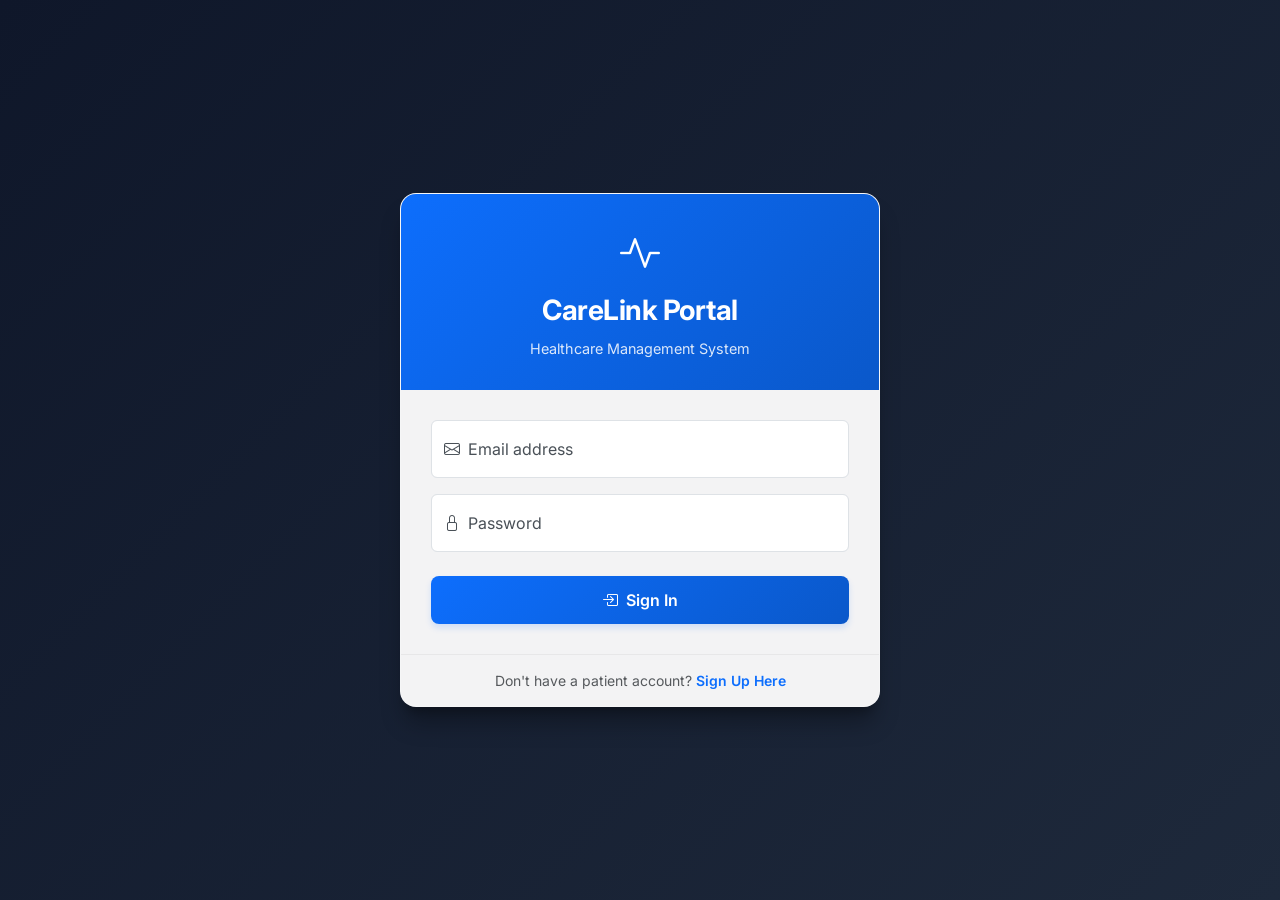
<file: index.html>
<!DOCTYPE html>
<html lang="en">
<head>
    <meta charset="UTF-8">
    <meta name="viewport" content="width=device-width, initial-scale=1.0">
    <title>CareLink - Dashboard</title>
    <!-- Bootstrap 5 CSS -->
    <link href="https://cdn.jsdelivr.net/npm/bootstrap@5.3.3/dist/css/bootstrap.min.css" rel="stylesheet">
    <!-- Bootstrap Icons -->
    <link href="https://cdn.jsdelivr.net/npm/bootstrap-icons@1.11.3/font/bootstrap-icons.min.css" rel="stylesheet">
    <!-- Custom CSS -->
    <link rel="stylesheet" href="css/style.css">
    <link rel="stylesheet" href="css/dashboard.css">
</head>
<body>

    <div class="wrapper">
        <!-- Sidebar will be injected here -->
        <div id="sidebar-container"></div>

        <!-- Page Content -->
        <div id="content">
            <!-- Navbar will be injected here -->
            <div id="navbar-container"></div>

            <!-- Welcome Header -->
            <div class="dashboard-header animate__animated animate__fadeIn">
                <h1 class="display-6 fw-bold mb-2">Welcome Back, <span id="welcome-name">User</span>!</h1>
                <p class="lead mb-0 text-white-50">Here is a quick overview of your healthcare portal activities today.</p>
                <div class="text-xs mt-3 text-white-50"><i class="bi bi-clock me-1"></i> Current Session Active</div>
            </div>

            <!-- Dashboard Stats Grid -->
            <div class="row" id="stats-container">
                <!-- Dynamic cards injected via dashboard.js -->
                <div class="col-md-3 col-sm-6 mb-4">
                    <div class="card card-custom stat-card shadow-sm h-100">
                        <div class="card-body">
                            <div class="card-icon bg-primary-light text-primary">
                                <i class="bi bi-calendar-event"></i>
                            </div>
                            <h6 class="card-subtitle mb-2 text-muted fw-bold">Total Appointments</h6>
                            <h2 class="card-title mb-0 fw-bold" id="stat-total">0</h2>
                        </div>
                    </div>
                </div>
                <div class="col-md-3 col-sm-6 mb-4">
                    <div class="card card-custom stat-card pending shadow-sm h-100">
                        <div class="card-body">
                            <div class="card-icon bg-warning-light text-warning" style="background-color: rgba(255, 193, 7, 0.1);">
                                <i class="bi bi-hourglass-split"></i>
                            </div>
                            <h6 class="card-subtitle mb-2 text-muted fw-bold">Pending Approval</h6>
                            <h2 class="card-title mb-0 fw-bold" id="stat-pending">0</h2>
                        </div>
                    </div>
                </div>
                <div class="col-md-3 col-sm-6 mb-4">
                    <div class="card card-custom stat-card confirmed shadow-sm h-100">
                        <div class="card-body">
                            <div class="card-icon bg-success-light text-success">
                                <i class="bi bi-calendar-check"></i>
                            </div>
                            <h6 class="card-subtitle mb-2 text-muted fw-bold">Confirmed / Completed</h6>
                            <h2 class="card-title mb-0 fw-bold" id="stat-confirmed">0</h2>
                        </div>
                    </div>
                </div>
                <div class="col-md-3 col-sm-6 mb-4">
                    <div class="card card-custom stat-card cancelled shadow-sm h-100">
                        <div class="card-body">
                            <div class="card-icon bg-danger-light text-danger">
                                <i class="bi bi-calendar-x"></i>
                            </div>
                            <h6 class="card-subtitle mb-2 text-muted fw-bold">Cancelled</h6>
                            <h2 class="card-title mb-0 fw-bold" id="stat-cancelled">0</h2>
                        </div>
                    </div>
                </div>
            </div>

            <div class="row">
                <!-- Recent Activity Section -->
                <div class="col-lg-8 col-md-12 mb-4">
                    <div class="card card-custom shadow-sm h-100">
                        <div class="card-header bg-white border-0 py-3 d-flex justify-content-between align-items-center">
                            <h5 class="mb-0 fw-bold text-dark"><i class="bi bi-clock-history me-2 text-primary"></i>Recent Activities</h5>
                            <span class="badge bg-primary-light text-primary rounded-pill px-3 py-2 text-xs">Live Update</span>
                        </div>
                        <div class="card-body">
                            <div id="loading-spinner" class="spinner-container">
                                <div class="spinner-border text-primary" role="status">
                                    <span class="visually-hidden">Loading...</span>
                                </div>
                            </div>
                            
                            <div id="no-activity" class="text-center py-5 d-none">
                                <i class="bi bi-calendar2-minus text-muted display-4 mb-3"></i>
                                <p class="text-muted">No recent activities or appointments found.</p>
                                <a href="doctors.html" class="btn btn-outline-primary btn-sm rounded-pill px-4 id-action-btn">Book Your First Appointment</a>
                            </div>
                            
                            <div class="activity-list d-none" id="activity-list">
                                <!-- Dynamic activity items -->
                            </div>
                        </div>
                    </div>
                </div>

                <!-- Shortcuts & User Card -->
                <div class="col-lg-4 col-md-12 mb-4">
                    <div class="card card-custom shadow-sm profile-widget h-100">
                        <div class="card-body d-flex flex-column align-items-center justify-content-center">
                            <div class="profile-widget-avatar mb-3 bg-primary text-white rounded-circle d-flex align-items-center justify-content-center fw-bold fs-1" id="large-avatar" style="width: 80px; height: 80px;">
                                U
                            </div>
                            <h5 class="fw-bold mb-1" id="profile-email">user@carelink.com</h5>
                            <span class="badge bg-primary-light text-primary mb-4 px-3 py-2 text-uppercase text-xs" id="profile-role">PATIENT</span>
                            
                            <div class="w-100 border-top pt-4">
                                <h6 class="text-start mb-3 fw-bold text-dark"><i class="bi bi-grid-fill me-2 text-primary"></i>Quick Actions</h6>
                                <div class="row g-2" id="quick-actions-grid">
                                    <!-- Populated dynamically by dashboard.js based on role -->
                                </div>
                            </div>
                        </div>
                    </div>
                </div>
            </div>
        </div>
    </div>

    <!-- Bootstrap 5 JS -->
    <script src="https://cdn.jsdelivr.net/npm/bootstrap@5.3.3/dist/js/bootstrap.bundle.min.js"></script>
    <!-- Core JS APIs -->
    <script src="js/api.js"></script>
    <script src="js/auth.js"></script>
    <!-- Page JS -->
    <script src="js/dashboard.js"></script>
</body>
</html>
</file>
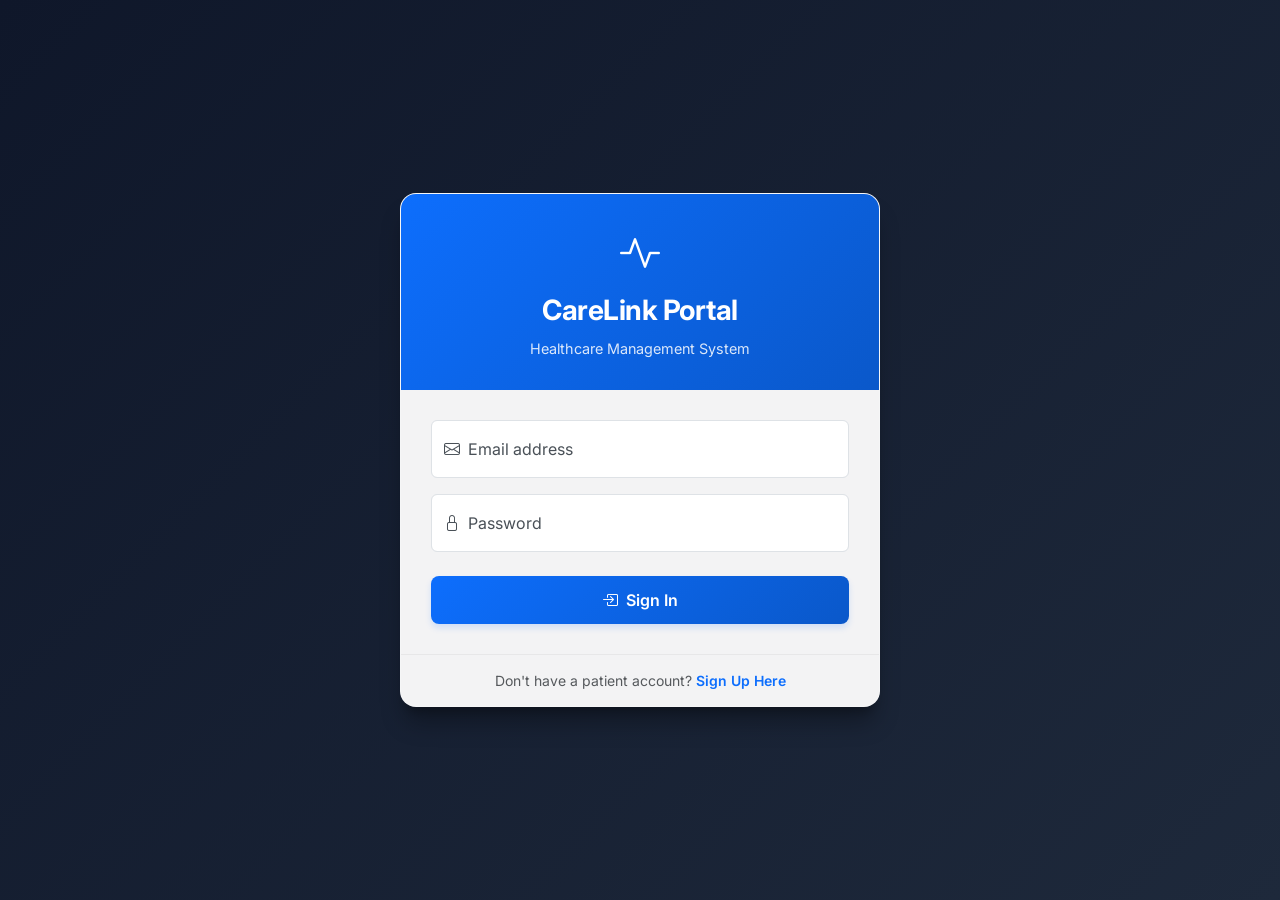
<file: admin-doctors.html>
<!DOCTYPE html>
<html lang="en">
<head>
    <meta charset="UTF-8">
    <meta name="viewport" content="width=device-width, initial-scale=1.0">
    <title>CareLink Admin - Manage Doctors</title>
    <!-- Bootstrap 5 CSS -->
    <link href="https://cdn.jsdelivr.net/npm/bootstrap@5.3.3/dist/css/bootstrap.min.css" rel="stylesheet">
    <!-- Bootstrap Icons -->
    <link href="https://cdn.jsdelivr.net/npm/bootstrap-icons@1.11.3/font/bootstrap-icons.min.css" rel="stylesheet">
    <!-- Custom CSS -->
    <link rel="stylesheet" href="css/style.css">
</head>
<body>

    <div class="wrapper">
        <!-- Sidebar container -->
        <div id="sidebar-container"></div>

        <!-- Content Area -->
        <div id="content">
            <!-- Navbar container -->
            <div id="navbar-container"></div>

            <div class="d-flex justify-content-between align-items-center mb-4">
                <div>
                    <h2 class="fw-bold text-dark mb-1">Manage Doctors</h2>
                    <p class="text-muted mb-0">Clinic administrative portal to review and remove medical practitioner profiles.</p>
                </div>
            </div>

            <div id="alert-container"></div>

            <!-- Loading Spinner -->
            <div id="doctors-spinner" class="spinner-container">
                <div class="spinner-border text-primary" role="status">
                    <span class="visually-hidden">Loading doctors...</span>
                </div>
            </div>

            <!-- Empty State -->
            <div id="no-doctors" class="text-center py-5 d-none card card-custom p-5">
                <i class="bi bi-person-badge-fill text-muted display-4 mb-3"></i>
                <h5 class="fw-bold text-dark">No Doctors Found</h5>
                <p class="text-muted mb-0">There are no doctors registered in the database system.</p>
            </div>

            <!-- Doctors Table -->
            <div class="card card-custom table-card shadow-sm d-none" id="table-card">
                <div class="card-header bg-white py-3">
                    <h5 class="mb-0 fw-bold text-dark"><i class="bi bi-person-badge-fill me-2 text-primary"></i>Doctor Profiles Registry</h5>
                </div>
                <div class="table-responsive">
                    <table class="table table-custom mb-0 text-nowrap">
                        <thead>
                            <tr>
                                <th>Doctor ID</th>
                                <th>Account Email</th>
                                <th>Specialization</th>
                                <th>Experience</th>
                                <th>Consultation Fee</th>
                                <th class="text-center">Action Checklist</th>
                            </tr>
                        </thead>
                        <tbody id="doctors-tbody">
                            <!-- Populated dynamically -->
                        </tbody>
                    </table>
                </div>
            </div>

        </div>
    </div>

    <!-- Bootstrap 5 JS -->
    <script src="https://cdn.jsdelivr.net/npm/bootstrap@5.3.3/dist/js/bootstrap.bundle.min.js"></script>
    <!-- Core JS APIs -->
    <script src="js/api.js"></script>
    <script src="js/auth.js"></script>
    
    <script>
        document.addEventListener('DOMContentLoaded', async () => {
            protectPage(['CLINIC_ADMIN']);
            
            const spinner = document.getElementById('doctors-spinner');
            const noDoctors = document.getElementById('no-doctors');
            const tableCard = document.getElementById('table-card');
            const tbody = document.getElementById('doctors-tbody');
            const alertContainer = document.getElementById('alert-container');
            
            await loadDoctorsList();
            
            async function loadDoctorsList() {
                spinner.classList.remove('d-none');
                tableCard.classList.add('d-none');
                noDoctors.classList.add('d-none');
                tbody.innerHTML = '';
                
                try {
                    const doctors = await apiFetch('/api/doctors');
                    spinner.classList.add('d-none');
                    
                    if (doctors.length === 0) {
                        noDoctors.classList.remove('d-none');
                        return;
                    }
                    
                    tableCard.classList.remove('d-none');
                    
                    doctors.forEach(doc => {
                        const tr = document.createElement('tr');
                        const email = doc.account ? doc.account.email : 'Doctor';
                        const namePart = email.split('@')[0];
                        const formattedName = namePart.charAt(0).toUpperCase() + namePart.slice(1);
                        
                        tr.innerHTML = `
                            <td class="fw-bold">#${doc.id}</td>
                            <td>
                                <div class="fw-semibold text-dark">Dr. ${formattedName}</div>
                                <div class="text-xs text-muted">${email}</div>
                            </td>
                            <td><span class="badge bg-primary-light text-primary text-xs fw-bold">${doc.specialization || 'General'}</span></td>
                            <td>${doc.yearsOfExperience || 0} years</td>
                            <td class="fw-bold text-primary">$${doc.consultationFee || '0.00'}</td>
                            <td class="text-center">
                                <button class="btn btn-outline-danger btn-sm rounded-pill px-3" onclick="deleteDoctor(${doc.id}, 'Dr. ${formattedName}')">
                                    <i class="bi bi-trash3 me-1"></i> Delete Profile
                                </button>
                            </td>
                        `;
                        tbody.appendChild(tr);
                    });
                } catch (e) {
                    console.error(e);
                    spinner.classList.add('d-none');
                    showGlobalAlert('danger', 'Failed to retrieve doctor profiles from the server.');
                }
            }
            
            window.deleteDoctor = async (id, name) => {
                if (!confirm(`Are you sure you want to permanently delete ${name}'s profile? All associated slots and records will be affected.`)) {
                    return;
                }
                
                try {
                    await apiFetch(`/api/doctors/${id}`, {
                        method: 'DELETE'
                    });
                    
                    showGlobalAlert('success', `${name}'s profile deleted successfully.`);
                    await loadDoctorsList();
                } catch (e) {
                    console.error(e);
                    showGlobalAlert('danger', e.message || `Failed to delete profile for ${name}.`);
                }
            };
            
            function showGlobalAlert(type, message) {
                alertContainer.innerHTML = `
                    <div class="alert alert-${type} alert-custom alert-dismissible fade show d-flex align-items-center mb-4" role="alert">
                        <i class="bi bi-${type === 'success' ? 'check-circle-fill' : 'exclamation-triangle-fill'} me-2 fs-5"></i>
                        <div>${message}</div>
                        <button type="button" class="btn-close" data-bs-dismiss="alert" aria-label="Close"></button>
                    </div>
                `;
            }
        });
    </script>
</body>
</html>
</file>
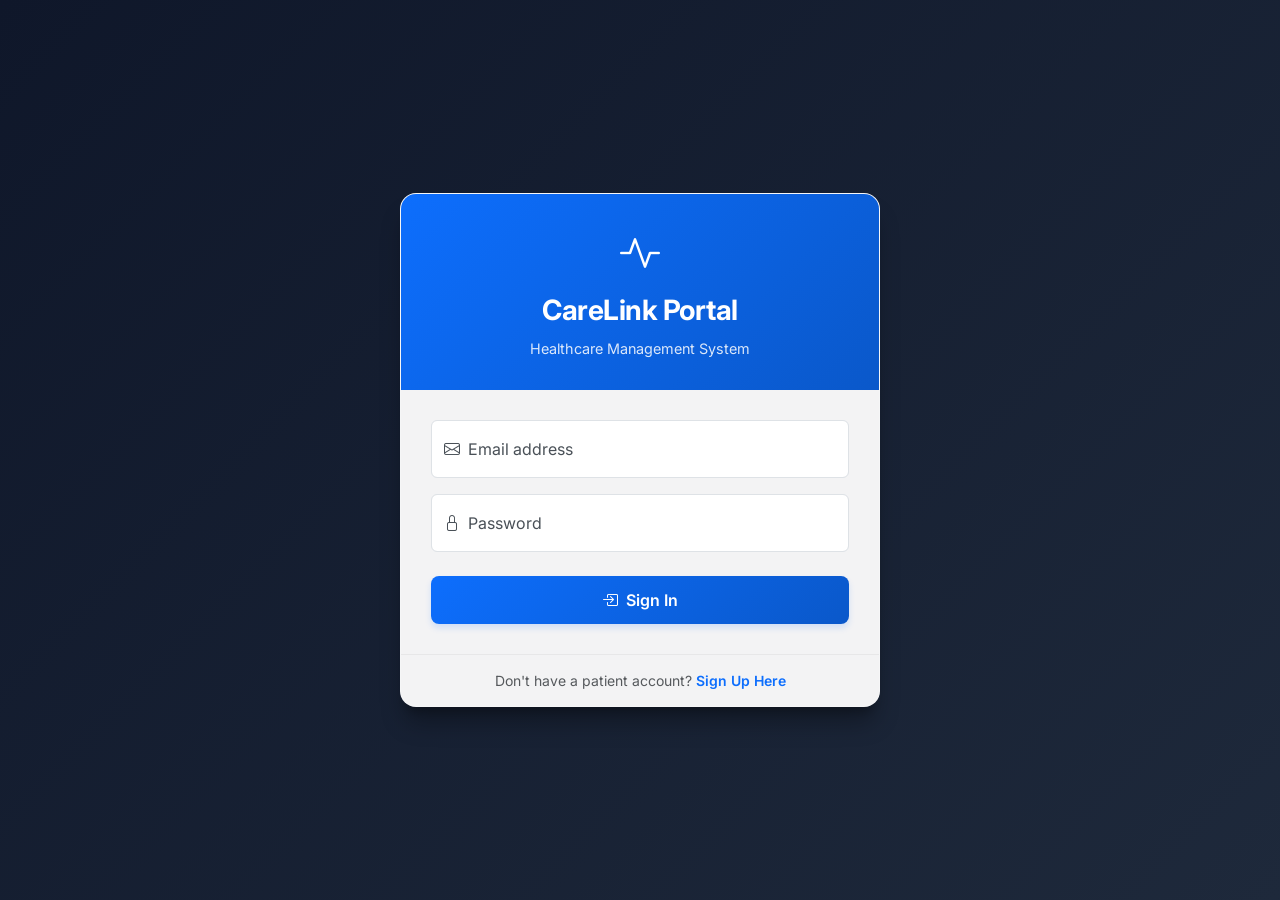
<file: admin-patients.html>
<!DOCTYPE html>
<html lang="en">
<head>
    <meta charset="UTF-8">
    <meta name="viewport" content="width=device-width, initial-scale=1.0">
    <title>CareLink Admin - Manage Patients</title>
    <!-- Bootstrap 5 CSS -->
    <link href="https://cdn.jsdelivr.net/npm/bootstrap@5.3.3/dist/css/bootstrap.min.css" rel="stylesheet">
    <!-- Bootstrap Icons -->
    <link href="https://cdn.jsdelivr.net/npm/bootstrap-icons@1.11.3/font/bootstrap-icons.min.css" rel="stylesheet">
    <!-- Custom CSS -->
    <link rel="stylesheet" href="css/style.css">
</head>
<body>

    <div class="wrapper">
        <!-- Sidebar container -->
        <div id="sidebar-container"></div>

        <!-- Content Area -->
        <div id="content">
            <!-- Navbar container -->
            <div id="navbar-container"></div>

            <div class="d-flex justify-content-between align-items-center mb-4">
                <div>
                    <h2 class="fw-bold text-dark mb-1">Manage Patients</h2>
                    <p class="text-muted mb-0">Clinic administrative portal to review and remove registered patient accounts.</p>
                </div>
            </div>

            <div id="alert-container"></div>

            <!-- Loading Spinner -->
            <div id="patients-spinner" class="spinner-container">
                <div class="spinner-border text-primary" role="status">
                    <span class="visually-hidden">Loading patients...</span>
                </div>
            </div>

            <!-- Empty State -->
            <div id="no-patients" class="text-center py-5 d-none card card-custom p-5">
                <i class="bi bi-people-fill text-muted display-4 mb-3"></i>
                <h5 class="fw-bold text-dark">No Patients Found</h5>
                <p class="text-muted mb-0">There are no patient records currently in the database system.</p>
            </div>

            <!-- Patients Table -->
            <div class="card card-custom table-card shadow-sm d-none" id="table-card">
                <div class="card-header bg-white py-3">
                    <h5 class="mb-0 fw-bold text-dark"><i class="bi bi-people-fill me-2 text-primary"></i>Patient Directory Log</h5>
                </div>
                <div class="table-responsive">
                    <table class="table table-custom mb-0 text-nowrap">
                        <thead>
                            <tr>
                                <th>Patient ID</th>
                                <th>Full Name</th>
                                <th>Email</th>
                                <th>Blood Group</th>
                                <th>Emergency Contact</th>
                                <th class="text-center">Action Checklist</th>
                            </tr>
                        </thead>
                        <tbody id="patients-tbody">
                            <!-- Populated dynamically -->
                        </tbody>
                    </table>
                </div>
            </div>

        </div>
    </div>

    <!-- Bootstrap 5 JS -->
    <script src="https://cdn.jsdelivr.net/npm/bootstrap@5.3.3/dist/js/bootstrap.bundle.min.js"></script>
    <!-- Core JS APIs -->
    <script src="js/api.js"></script>
    <script src="js/auth.js"></script>
    
    <script>
        document.addEventListener('DOMContentLoaded', async () => {
            protectPage(['CLINIC_ADMIN']);
            
            const spinner = document.getElementById('patients-spinner');
            const noPatients = document.getElementById('no-patients');
            const tableCard = document.getElementById('table-card');
            const tbody = document.getElementById('patients-tbody');
            const alertContainer = document.getElementById('alert-container');
            
            await loadPatientsList();
            
            async function loadPatientsList() {
                spinner.classList.remove('d-none');
                tableCard.classList.add('d-none');
                noPatients.classList.add('d-none');
                tbody.innerHTML = '';
                
                try {
                    const patients = await apiFetch('/api/patients');
                    spinner.classList.add('d-none');
                    
                    if (patients.length === 0) {
                        noPatients.classList.remove('d-none');
                        return;
                    }
                    
                    tableCard.classList.remove('d-none');
                    
                    patients.forEach(pat => {
                        const tr = document.createElement('tr');
                        const email = pat.account ? pat.account.email : 'Patient';
                        
                        tr.innerHTML = `
                            <td class="fw-bold">#${pat.id}</td>
                            <td class="fw-semibold text-dark">${pat.fullName || 'N/A'}</td>
                            <td>${email}</td>
                            <td>
                                <span class="badge bg-danger-light text-danger rounded-pill px-2.5 py-1.5 text-xs fw-bold">
                                    <i class="bi bi-droplet-fill me-1"></i>${pat.bloodGroup || 'N/A'}
                                </span>
                            </td>
                            <td>${pat.emergencyContact || 'N/A'}</td>
                            <td class="text-center">
                                <button class="btn btn-outline-danger btn-sm rounded-pill px-3" onclick="deletePatient(${pat.id}, '${escapeHtml(pat.fullName)}')">
                                    <i class="bi bi-trash3 me-1"></i> Delete Profile
                                </button>
                            </td>
                        `;
                        tbody.appendChild(tr);
                    });
                } catch (e) {
                    console.error(e);
                    spinner.classList.add('d-none');
                    showGlobalAlert('danger', 'Failed to retrieve patient registry from the server.');
                }
            }
            
            window.deletePatient = async (id, name) => {
                if (!confirm(`Are you sure you want to permanently delete patient profile for "${name}"? This deletes the credentials account and all historical records.`)) {
                    return;
                }
                
                try {
                    await apiFetch(`/api/patients/${id}`, {
                        method: 'DELETE'
                    });
                    
                    showGlobalAlert('success', `Patient "${name}" deleted successfully.`);
                    await loadPatientsList();
                } catch (e) {
                    console.error(e);
                    showGlobalAlert('danger', e.message || `Failed to delete profile for ${name}.`);
                }
            };
            
            function showGlobalAlert(type, message) {
                alertContainer.innerHTML = `
                    <div class="alert alert-${type} alert-custom alert-dismissible fade show d-flex align-items-center mb-4" role="alert">
                        <i class="bi bi-${type === 'success' ? 'check-circle-fill' : 'exclamation-triangle-fill'} me-2 fs-5"></i>
                        <div>${message}</div>
                        <button type="button" class="btn-close" data-bs-dismiss="alert" aria-label="Close"></button>
                    </div>
                `;
            }
            
            function escapeHtml(text) {
                if (!text) return '';
                return text
                    .replace(/&/g, "&amp;")
                    .replace(/</g, "&lt;")
                    .replace(/>/g, "&gt;")
                    .replace(/"/g, "&quot;")
                    .replace(/'/g, "&#039;");
            }
        });
    </script>
</body>
</html>
</file>
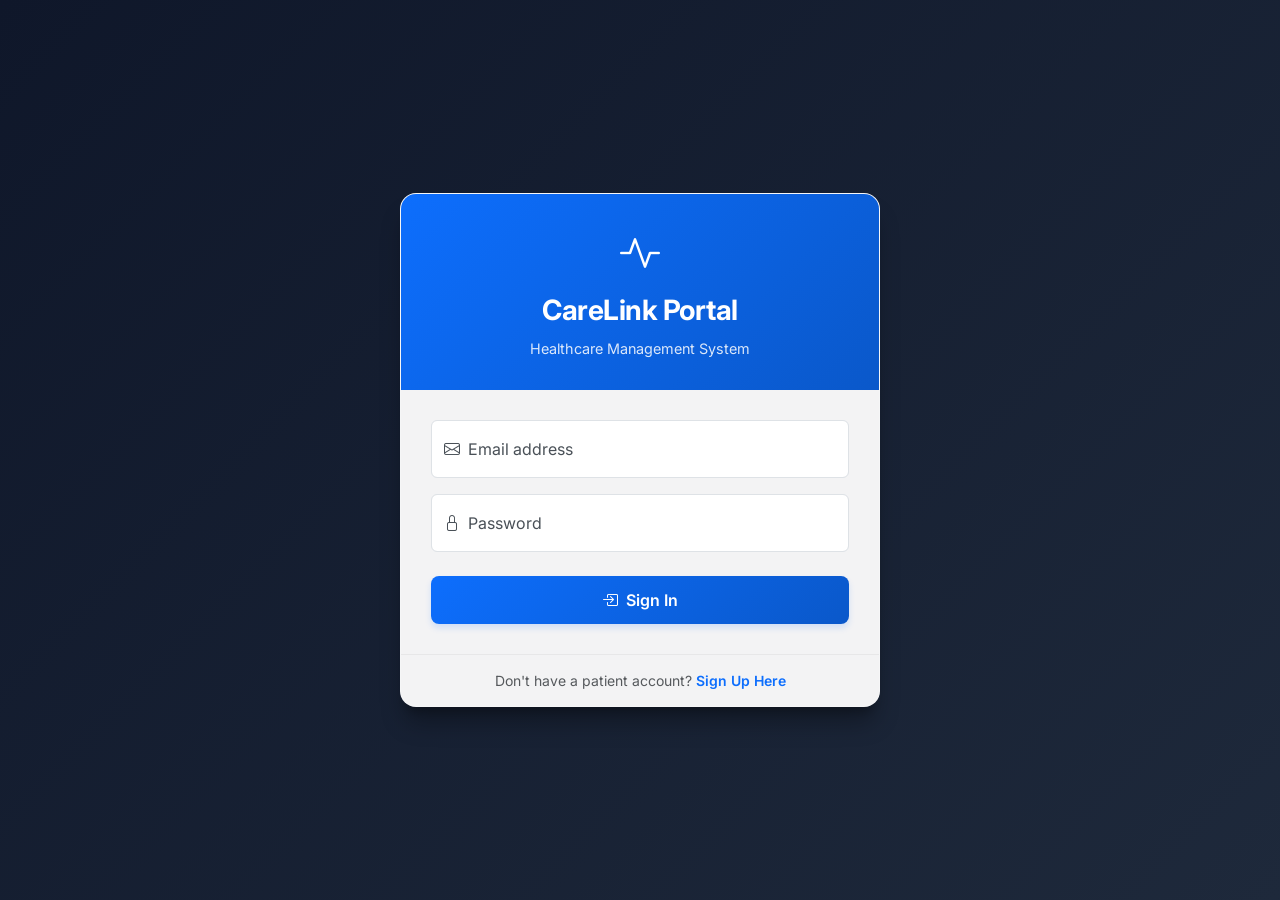
<file: allappointments.html>
<!DOCTYPE html>
<html lang="en">
<head>
    <meta charset="UTF-8">
    <meta name="viewport" content="width=device-width, initial-scale=1.0">
    <title>CareLink Admin - All Appointments</title>
    <!-- Bootstrap 5 CSS -->
    <link href="https://cdn.jsdelivr.net/npm/bootstrap@5.3.3/dist/css/bootstrap.min.css" rel="stylesheet">
    <!-- Bootstrap Icons -->
    <link href="https://cdn.jsdelivr.net/npm/bootstrap-icons@1.11.3/font/bootstrap-icons.min.css" rel="stylesheet">
    <!-- Custom CSS -->
    <link rel="stylesheet" href="css/style.css">
</head>
<body>

    <div class="wrapper">
        <!-- Sidebar container -->
        <div id="sidebar-container"></div>

        <!-- Content Area -->
        <div id="content">
            <!-- Navbar container -->
            <div id="navbar-container"></div>

            <div class="d-flex justify-content-between align-items-center mb-4">
                <div>
                    <h2 class="fw-bold text-dark mb-1">All Appointments</h2>
                    <p class="text-muted mb-0">Complete healthcare logs of clinic bookings, consultations and scheduling statuses.</p>
                </div>
            </div>

            <div id="alert-container"></div>

            <!-- Filter Panel -->
            <div class="card card-custom p-4 mb-4">
                <div class="row g-3">
                    <div class="col-md-8">
                        <div class="input-group">
                            <span class="input-group-text bg-white border-end-0"><i class="bi bi-search text-muted"></i></span>
                            <input type="text" class="form-control border-start-0" id="admin-search-input" placeholder="Search by patient name, doctor email, or reason...">
                        </div>
                    </div>
                    <div class="col-md-4">
                        <select class="form-select" id="admin-status-filter">
                            <option value="">All Statuses</option>
                            <option value="PENDING">PENDING</option>
                            <option value="CONFIRMED">CONFIRMED</option>
                            <option value="IN_PROGRESS">IN_PROGRESS</option>
                            <option value="COMPLETED">COMPLETED</option>
                            <option value="CANCELLED">CANCELLED</option>
                        </select>
                    </div>
                </div>
            </div>

            <!-- Loading Spinner -->
            <div id="appointments-spinner" class="spinner-container">
                <div class="spinner-border text-primary" role="status">
                    <span class="visually-hidden">Loading appointments...</span>
                </div>
            </div>

            <!-- Empty State -->
            <div id="no-appointments" class="text-center py-5 d-none card card-custom p-5">
                <i class="bi bi-calendar2-minus text-muted display-4 mb-3"></i>
                <h5 class="fw-bold text-dark">No Appointments Found</h5>
                <p class="text-muted mb-0">No appointment records are currently available matching criteria.</p>
            </div>

            <!-- Appointments Table -->
            <div class="card card-custom table-card shadow-sm d-none" id="table-card">
                <div class="card-header bg-white py-3">
                    <h5 class="mb-0 fw-bold text-dark"><i class="bi bi-calendar-event me-2 text-primary"></i>Clinic Bookings Master Log</h5>
                </div>
                <div class="table-responsive">
                    <table class="table table-custom mb-0 text-nowrap">
                        <thead>
                            <tr>
                                <th>Appt ID</th>
                                <th>Patient Name</th>
                                <th>Doctor Assigned</th>
                                <th>Scheduled Time</th>
                                <th>Status</th>
                                <th class="text-center">Action Checklist</th>
                            </tr>
                        </thead>
                        <tbody id="appointments-tbody">
                            <!-- Populated dynamically -->
                        </tbody>
                    </table>
                </div>
            </div>

        </div>
    </div>

    <!-- Bootstrap 5 JS -->
    <script src="https://cdn.jsdelivr.net/npm/bootstrap@5.3.3/dist/js/bootstrap.bundle.min.js"></script>
    <!-- Core JS APIs -->
    <script src="js/api.js"></script>
    <script src="js/auth.js"></script>
    
    <script>
        document.addEventListener('DOMContentLoaded', async () => {
            protectPage(['CLINIC_ADMIN']);
            
            const spinner = document.getElementById('appointments-spinner');
            const noAppointments = document.getElementById('no-appointments');
            const tableCard = document.getElementById('table-card');
            const tbody = document.getElementById('appointments-tbody');
            const alertContainer = document.getElementById('alert-container');
            const searchInput = document.getElementById('admin-search-input');
            const statusFilter = document.getElementById('admin-status-filter');
            
            let allAppointments = [];
            
            await loadAllAppointments();
            
            async function loadAllAppointments() {
                spinner.classList.remove('d-none');
                tableCard.classList.add('d-none');
                noAppointments.classList.add('d-none');
                tbody.innerHTML = '';
                
                try {
                    allAppointments = await apiFetch('/api/appointments');
                    spinner.classList.add('d-none');
                    
                    if (allAppointments.length === 0) {
                        noAppointments.classList.remove('d-none');
                        return;
                    }
                    
                    tableCard.classList.remove('d-none');
                    renderTable(allAppointments);
                    
                    searchInput.addEventListener('input', filterAppointments);
                    statusFilter.addEventListener('change', filterAppointments);
                } catch (e) {
                    console.error(e);
                    spinner.classList.add('d-none');
                    showGlobalAlert('danger', 'Failed to retrieve appointments log from the server.');
                }
            }
            
            function renderTable(apptList) {
                tbody.innerHTML = '';
                
                if (apptList.length === 0) {
                    noAppointments.classList.remove('d-none');
                    tableCard.classList.add('d-none');
                    return;
                }
                
                noAppointments.classList.add('d-none');
                tableCard.classList.remove('d-none');
                
                // Show latest first
                apptList.slice().reverse().forEach(app => {
                    const tr = document.createElement('tr');
                    const patientName = app.patient ? app.patient.fullName : 'N/A';
                    const docEmail = app.doctor.account ? app.doctor.account.email : 'Doctor';
                    const docName = docEmail.split('@')[0];
                    const formattedDocName = `Dr. ${docName.charAt(0).toUpperCase() + docName.slice(1)}`;
                    
                    const dateStr = formatDateTime(app.slot.startTime);
                    const endStr = formatDateTime(app.slot.endTime).split(', ')[1] || '';
                    const timeHtml = `
                        <div class="fw-semibold">${dateStr.split(', ')[0]}</div>
                        <div class="text-xs text-muted">${dateStr.split(', ')[1]} - ${endStr}</div>
                    `;
                    
                    const statusClass = getStatusClass(app.status);
                    const statusBadge = `<span class="badge badge-status bg-${statusClass}-light text-${statusClass}">${app.status}</span>`;
                    
                    let actionsHtml = '';
                    if (app.status === 'COMPLETED') {
                        actionsHtml = `
                            <button class="btn btn-outline-primary btn-sm rounded-pill px-3" onclick="viewPrescriptionRecord(${app.id}, '${escapeHtml(app.diagnosis || '')}', '${escapeHtml(app.medications || '')}')">
                                <i class="bi bi-file-earmark-medical me-1"></i> View Diagnosis
                            </button>
                        `;
                    } else {
                        actionsHtml = `<span class="text-muted text-xs">No records</span>`;
                    }
                    
                    tr.innerHTML = `
                        <td class="fw-bold">#${app.id}</td>
                        <td>
                            <div class="fw-semibold text-dark">${patientName}</div>
                            <div class="text-xs text-muted">ID: #${app.patient ? app.patient.id : 'N/A'}</div>
                        </td>
                        <td>
                            <div class="fw-semibold text-dark">${formattedDocName}</div>
                            <div class="text-xs text-muted">${app.doctor.specialization || 'General'}</div>
                        </td>
                        <td>${timeHtml}</td>
                        <td>${statusBadge}</td>
                        <td class="text-center">${actionsHtml}</td>
                    `;
                    tbody.appendChild(tr);
                });
            }
            
            function filterAppointments() {
                const query = searchInput.value.toLowerCase().trim();
                const status = statusFilter.value;
                
                const filtered = allAppointments.filter(app => {
                    const patientName = (app.patient ? app.patient.fullName : '').toLowerCase();
                    const docEmail = (app.doctor.account ? app.doctor.account.email : '').toLowerCase();
                    const reason = (app.reasonForVisit || '').toLowerCase();
                    const diagnosis = (app.diagnosis || '').toLowerCase();
                    
                    const matchesQuery = patientName.includes(query) || 
                                         docEmail.includes(query) || 
                                         reason.includes(query) ||
                                         diagnosis.includes(query);
                                         
                    const matchesStatus = !status || app.status === status;
                    
                    return matchesQuery && matchesStatus;
                });
                
                renderTable(filtered);
            }
            
            window.viewPrescriptionRecord = (id, diagnosis, medications) => {
                let modalEl = document.getElementById('adminRecordModal');
                if (modalEl) modalEl.remove();
                
                modalEl = document.createElement('div');
                modalEl.className = 'modal fade';
                modalEl.id = 'adminRecordModal';
                modalEl.tabIndex = -1;
                modalEl.innerHTML = `
                    <div class="modal-dialog modal-dialog-centered">
                        <div class="modal-content border-0 shadow-lg" style="border-radius: 15px;">
                            <div class="modal-header bg-primary text-white" style="border-top-left-radius: 15px; border-top-right-radius: 15px;">
                                <h5 class="modal-title fw-bold"><i class="bi bi-file-earmark-medical me-2"></i>Prescription Record #${id}</h5>
                                <button type="button" class="btn-close btn-close-white" data-bs-dismiss="modal" aria-label="Close"></button>
                            </div>
                            <div class="modal-body p-4">
                                <div class="mb-4">
                                    <h6 class="fw-bold text-dark"><i class="bi bi-clipboard-pulse text-primary me-2"></i>Diagnosis Findings</h6>
                                    <p class="bg-light p-3 rounded-3 text-secondary text-sm border-start border-primary border-3" style="white-space: pre-wrap;">${diagnosis || 'No diagnosis logged.'}</p>
                                </div>
                                <div>
                                    <h6 class="fw-bold text-dark"><i class="bi bi-capsule text-success me-2"></i>Medications List</h6>
                                    <p class="bg-light p-3 rounded-3 text-secondary text-sm border-start border-success border-3" style="white-space: pre-wrap;">${medications || 'No medications prescribed.'}</p>
                                </div>
                            </div>
                            <div class="modal-footer bg-light border-0" style="border-bottom-left-radius: 15px; border-bottom-right-radius: 15px;">
                                <button type="button" class="btn btn-secondary rounded-pill px-4" data-bs-dismiss="modal">Close</button>
                            </div>
                        </div>
                    </div>
                `;
                document.body.appendChild(modalEl);
                
                const modal = new bootstrap.Modal(modalEl);
                modal.show();
            };
            
            function getStatusClass(status) {
                switch (status) {
                    case 'PENDING': return 'warning';
                    case 'CONFIRMED': return 'primary';
                    case 'IN_PROGRESS': return 'info';
                    case 'COMPLETED': return 'success';
                    case 'CANCELLED': return 'danger';
                    default: return 'secondary';
                }
            }
            
            function showGlobalAlert(type, message) {
                alertContainer.innerHTML = `
                    <div class="alert alert-${type} alert-custom alert-dismissible fade show d-flex align-items-center mb-4" role="alert">
                        <i class="bi bi-${type === 'success' ? 'check-circle-fill' : 'exclamation-triangle-fill'} me-2 fs-5"></i>
                        <div>${message}</div>
                        <button type="button" class="btn-close" data-bs-dismiss="alert" aria-label="Close"></button>
                    </div>
                `;
            }
            
            function escapeHtml(text) {
                if (!text) return '';
                return text
                    .replace(/&/g, "&amp;")
                    .replace(/</g, "&lt;")
                    .replace(/>/g, "&gt;")
                    .replace(/"/g, "&quot;")
                    .replace(/'/g, "&#039;");
            }
        });
    </script>
</body>
</html>
</file>
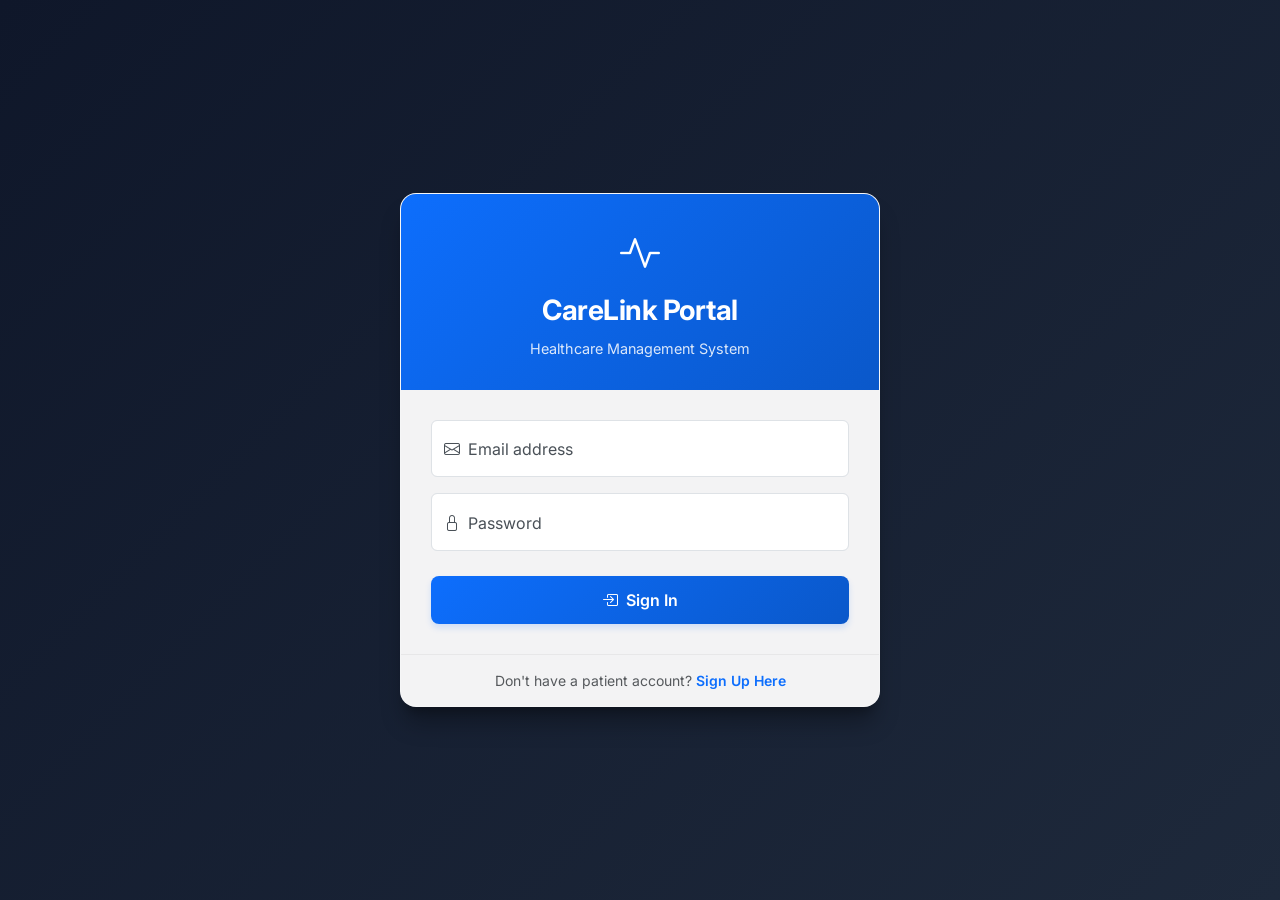
<file: appointment.html>
<!DOCTYPE html>
<html lang="en">
<head>
    <meta charset="UTF-8">
    <meta name="viewport" content="width=device-width, initial-scale=1.0">
    <title>CareLink - Book Appointment</title>
    <!-- Bootstrap 5 CSS -->
    <link href="https://cdn.jsdelivr.net/npm/bootstrap@5.3.3/dist/css/bootstrap.min.css" rel="stylesheet">
    <!-- Bootstrap Icons -->
    <link href="https://cdn.jsdelivr.net/npm/bootstrap-icons@1.11.3/font/bootstrap-icons.min.css" rel="stylesheet">
    <!-- Custom CSS -->
    <link rel="stylesheet" href="css/style.css">
</head>
<body>

    <div class="wrapper">
        <!-- Sidebar container -->
        <div id="sidebar-container"></div>

        <!-- Content Area -->
        <div id="content">
            <!-- Navbar container -->
            <div id="navbar-container"></div>

            <div class="row justify-content-center">
                <div class="col-lg-8 col-md-10">
                    
                    <div class="d-flex justify-content-between align-items-center mb-4">
                        <div>
                            <h2 class="fw-bold text-dark mb-1">Book Appointment</h2>
                            <p class="text-muted mb-0">Select an available schedule slot and specify booking details.</p>
                        </div>
                    </div>

                    <div id="alert-container"></div>

                    <div class="card card-custom p-4 shadow-sm">
                        <form id="bookingForm" novalidate>
                            
                            <!-- Doctor Selector -->
                            <div class="mb-4">
                                <label for="doctorSelect" class="form-label font-semibold text-dark"><i class="bi bi-person-fill me-1 text-primary"></i> Select Doctor</label>
                                <select class="form-select py-3" id="doctorSelect" required>
                                    <option value="" disabled selected>-- Choose a Doctor --</option>
                                    <!-- Populated dynamically -->
                                </select>
                                <div class="invalid-feedback">Please choose a doctor.</div>
                            </div>

                            <!-- Available Slots -->
                            <div class="mb-4 d-none" id="slots-section">
                                <label class="form-label font-semibold text-dark"><i class="bi bi-clock-fill me-1 text-success"></i> Select Time Slot</label>
                                
                                <div id="slots-spinner" class="spinner-container py-3 d-none">
                                    <div class="spinner-border spinner-border-sm text-primary" role="status">
                                        <span class="visually-hidden">Loading slots...</span>
                                    </div>
                                </div>
                                
                                <div id="no-slots-alert" class="alert alert-warning alert-custom d-none" role="alert">
                                    <i class="bi bi-exclamation-triangle-fill me-2 fs-5"></i>
                                    There are no available slots for this doctor. Please choose a different doctor or date.
                                </div>

                                <div class="row row-cols-1 row-cols-sm-2 g-2" id="slots-grid">
                                    <!-- Radio buttons for slots injected here -->
                                </div>
                                <input type="hidden" id="selectedSlotId" name="slotId" required>
                                <div class="invalid-feedback mt-2" id="slot-validation-msg">Please select an availability slot.</div>
                            </div>

                            <!-- Reason for Visit -->
                            <div class="mb-4">
                                <label for="reasonForVisit" class="form-label font-semibold text-dark"><i class="bi bi-chat-left-dots-fill me-1 text-info"></i> Reason For Visit</label>
                                <textarea class="form-control" id="reasonForVisit" rows="4" placeholder="Briefly describe the symptoms or reason for consulting the doctor..." required minlength="5"></textarea>
                                <div class="invalid-feedback">Please state a reason for the visit (minimum 5 characters).</div>
                            </div>

                            <!-- Submit Button -->
                            <button type="submit" class="btn btn-primary btn-primary-custom w-100 py-3 mt-2 font-semibold" id="bookBtn" disabled>
                                <span class="spinner-border spinner-border-sm d-none me-2" role="status" aria-hidden="true" id="bookSpinner"></span>
                                <i class="bi bi-check2-circle me-1" id="bookIcon"></i>Confirm Appointment Booking
                            </button>

                        </form>
                    </div>

                </div>
            </div>

        </div>
    </div>

    <!-- Bootstrap 5 JS -->
    <script src="https://cdn.jsdelivr.net/npm/bootstrap@5.3.3/dist/js/bootstrap.bundle.min.js"></script>
    <!-- Core JS APIs -->
    <script src="js/api.js"></script>
    <script src="js/auth.js"></script>
    <!-- Page JS -->
    <script src="js/appointment.js"></script>
</body>
</html>
</file>
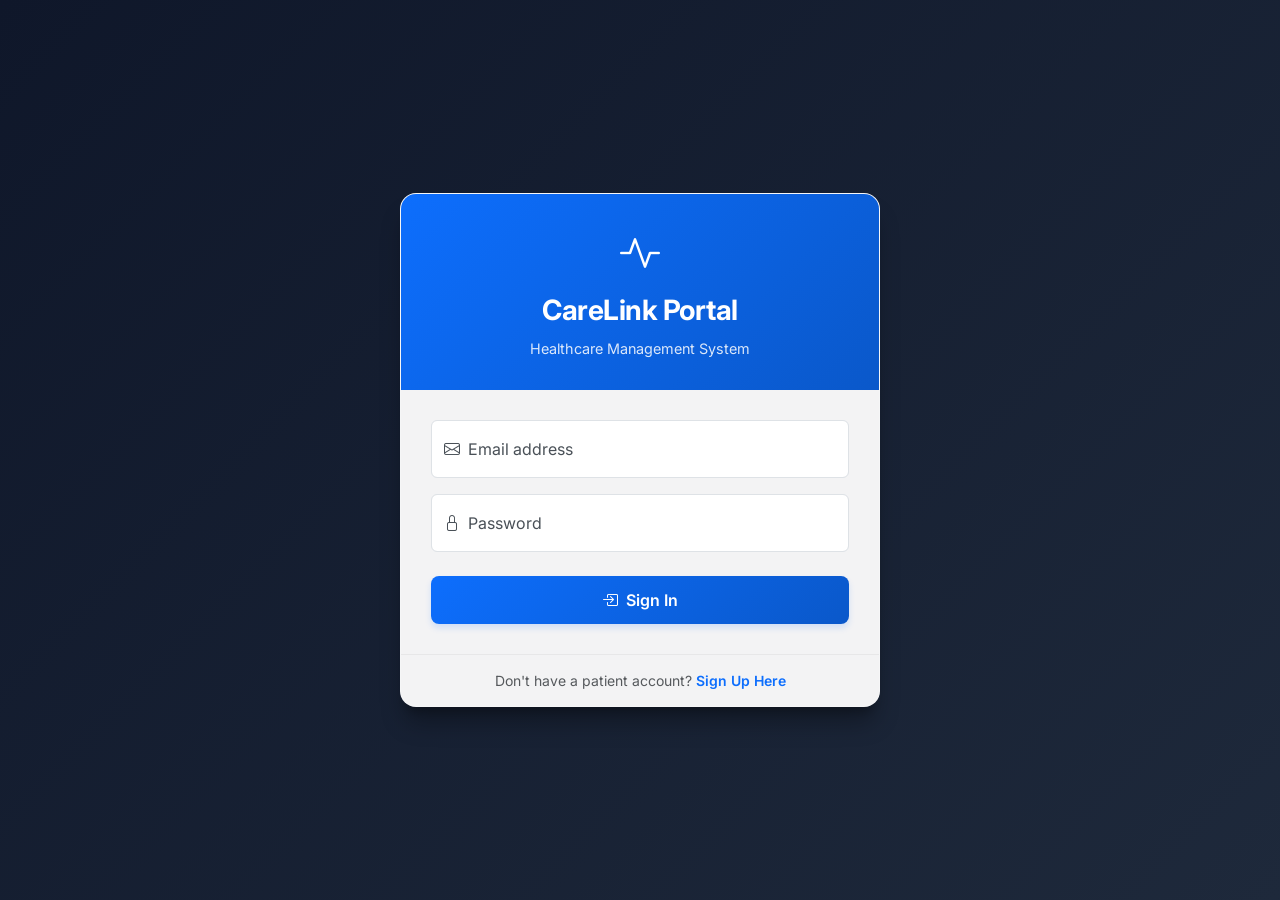
<file: consultations.html>
<!DOCTYPE html>
<html lang="en">
<head>
    <meta charset="UTF-8">
    <meta name="viewport" content="width=device-width, initial-scale=1.0">
    <title>CareLink - Consultation Desk</title>
    <!-- Bootstrap 5 CSS -->
    <link href="https://cdn.jsdelivr.net/npm/bootstrap@5.3.3/dist/css/bootstrap.min.css" rel="stylesheet">
    <!-- Bootstrap Icons -->
    <link href="https://cdn.jsdelivr.net/npm/bootstrap-icons@1.11.3/font/bootstrap-icons.min.css" rel="stylesheet">
    <!-- Custom CSS -->
    <link rel="stylesheet" href="css/style.css">
</head>
<body>

    <div class="wrapper">
        <!-- Sidebar container -->
        <div id="sidebar-container"></div>

        <!-- Content Area -->
        <div id="content">
            <!-- Navbar container -->
            <div id="navbar-container"></div>

            <div class="d-flex justify-content-between align-items-center mb-4">
                <div>
                    <h2 class="fw-bold text-dark mb-1">Consultation Desk</h2>
                    <p class="text-muted mb-0">Approve booking requests, initiate sessions, and finalize patient diagnoses.</p>
                </div>
            </div>

            <div id="alert-container"></div>

            <!-- Loading Spinner -->
            <div id="consultations-spinner" class="spinner-container">
                <div class="spinner-border text-primary" role="status">
                    <span class="visually-hidden">Loading...</span>
                </div>
            </div>

            <!-- Empty State -->
            <div id="no-consultations" class="text-center py-5 d-none card card-custom p-5">
                <i class="bi bi-heart-pulse-fill text-muted display-4 mb-3"></i>
                <h5 class="fw-bold text-dark">No Consultations Scheduled</h5>
                <p class="text-muted mb-0">You don't have any appointments booked under your profile.</p>
            </div>

            <!-- Consultations Table Card -->
            <div class="card card-custom table-card shadow-sm d-none" id="table-card">
                <div class="card-header bg-white py-3">
                    <h5 class="mb-0 fw-bold text-dark"><i class="bi bi-collection-play me-2 text-primary"></i>Patient Consultations Tracker</h5>
                </div>
                <div class="table-responsive">
                    <table class="table table-custom mb-0 text-nowrap">
                        <thead>
                            <tr>
                                <th>Appt ID</th>
                                <th>Patient Name</th>
                                <th>Scheduled Time</th>
                                <th>Reason For Visit</th>
                                <th>Status</th>
                                <th class="text-center">Action Checklist</th>
                            </tr>
                        </thead>
                        <tbody id="consultations-tbody">
                            <!-- Injected dynamically -->
                        </tbody>
                    </table>
                </div>
            </div>

            <!-- Finalize Consultation Modal -->
            <div class="modal fade" id="finalizeModal" tabIndex="-1" aria-labelledby="finalizeModalLabel" aria-hidden="true">
                <div class="modal-dialog modal-dialog-centered">
                    <div class="modal-content border-0 shadow-lg" style="border-radius: 15px;">
                        <div class="modal-header bg-success text-white" style="border-top-left-radius: 15px; border-top-right-radius: 15px;">
                            <h5 class="modal-title fw-bold" id="finalizeModalLabel"><i class="bi bi-file-earmark-medical me-2"></i>Finalize Medical Consultation</h5>
                            <button type="button" class="btn-close btn-close-white" data-bs-dismiss="modal" aria-label="Close"></button>
                        </div>
                        <form id="finalizeForm" novalidate>
                            <div class="modal-body p-4">
                                <input type="hidden" id="finalizeApptId">
                                
                                <div class="mb-3">
                                    <label for="diagnosis" class="form-label font-semibold text-dark">Diagnosis Remarks</label>
                                    <textarea class="form-control" id="diagnosis" rows="3" placeholder="Enter findings, clinical assessment and symptoms details..." required minlength="5"></textarea>
                                    <div class="invalid-feedback">Please enter a diagnosis description (at least 5 characters).</div>
                                </div>
                                
                                <div class="mb-2">
                                    <label for="medications" class="form-label font-semibold text-dark">Prescription & Dosage Details</label>
                                    <textarea class="form-control" id="medications" rows="3" placeholder="Write prescription instructions (e.g. Paracetamol 500mg, 1-0-1)..." required></textarea>
                                    <div class="invalid-feedback">Please list required medications.</div>
                                </div>
                                <div class="text-xs text-muted mb-2">
                                    <i class="bi bi-shield-exclamation text-danger me-1"></i>
                                    Prohibited substances check is active (Fentanyl, Heroin, Cocaine, Methamphetamine are banned).
                                </div>
                            </div>
                            <div class="modal-footer bg-light border-0" style="border-bottom-left-radius: 15px; border-bottom-right-radius: 15px;">
                                <button type="button" class="btn btn-secondary rounded-pill px-4" data-bs-dismiss="modal">Cancel</button>
                                <button type="submit" class="btn btn-success rounded-pill px-4" id="submitFinalizeBtn">
                                    <span class="spinner-border spinner-border-sm d-none me-2" role="status" aria-hidden="true" id="finalizeSpinner"></span>
                                    <i class="bi bi-file-earmark-check me-1" id="finalizeIcon"></i>Save & Complete
                                </button>
                            </div>
                        </form>
                    </div>
                </div>
            </div>

        </div>
    </div>

    <!-- Bootstrap 5 JS -->
    <script src="https://cdn.jsdelivr.net/npm/bootstrap@5.3.3/dist/js/bootstrap.bundle.min.js"></script>
    <!-- Core JS APIs -->
    <script src="js/api.js"></script>
    <script src="js/auth.js"></script>
    <!-- Page JS -->
    <script src="js/consultation.js"></script>
</body>
</html>
</file>
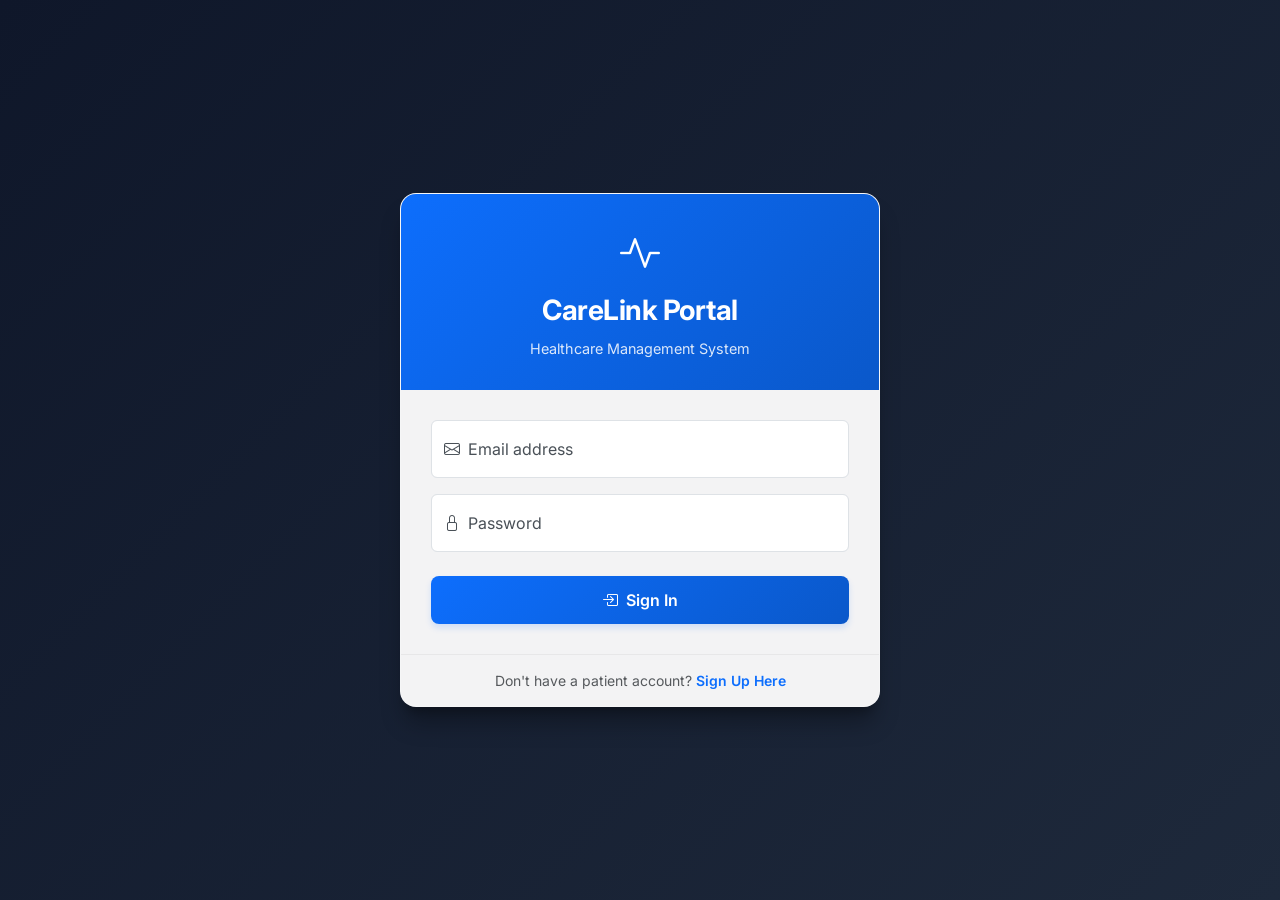
<file: doctors.html>
<!DOCTYPE html>
<html lang="en">
<head>
    <meta charset="UTF-8">
    <meta name="viewport" content="width=device-width, initial-scale=1.0">
    <title>CareLink - Find Doctors</title>
    <!-- Bootstrap 5 CSS -->
    <link href="https://cdn.jsdelivr.net/npm/bootstrap@5.3.3/dist/css/bootstrap.min.css" rel="stylesheet">
    <!-- Bootstrap Icons -->
    <link href="https://cdn.jsdelivr.net/npm/bootstrap-icons@1.11.3/font/bootstrap-icons.min.css" rel="stylesheet">
    <!-- Custom CSS -->
    <link rel="stylesheet" href="css/style.css">
</head>
<body>

    <div class="wrapper">
        <!-- Sidebar container -->
        <div id="sidebar-container"></div>

        <!-- Content Area -->
        <div id="content">
            <!-- Navbar container -->
            <div id="navbar-container"></div>

            <div class="d-flex justify-content-between align-items-center mb-4">
                <div>
                    <h2 class="fw-bold text-dark mb-1">Find Doctors</h2>
                    <p class="text-muted mb-0">Browse specialized medical practitioners and book consultations.</p>
                </div>
            </div>

            <!-- Filter Panel -->
            <div class="card card-custom p-4 mb-4">
                <div class="row g-3">
                    <div class="col-md-6">
                        <div class="input-group">
                            <span class="input-group-text bg-white border-end-0"><i class="bi bi-search text-muted"></i></span>
                            <input type="text" class="form-control border-start-0" id="search-input" placeholder="Search by doctor email or specialization...">
                        </div>
                    </div>
                    <div class="col-md-6">
                        <select class="form-select" id="specialization-filter">
                            <option value="">All Specializations</option>
                            <!-- Populated dynamically -->
                        </select>
                    </div>
                </div>
            </div>

            <!-- Loading Spinner -->
            <div id="doctors-spinner" class="spinner-container">
                <div class="spinner-border text-primary" role="status">
                    <span class="visually-hidden">Loading...</span>
                </div>
            </div>

            <!-- Empty State -->
            <div id="no-doctors" class="text-center py-5 d-none">
                <i class="bi bi-person-x text-muted display-4 mb-3"></i>
                <p class="text-muted">No doctors found matching your search criteria.</p>
            </div>

            <!-- Grid container for doctors cards -->
            <div class="row row-cols-1 row-cols-md-2 row-cols-lg-3 g-4" id="doctors-grid">
                <!-- Dynamically populated -->
            </div>

        </div>
    </div>

    <!-- Bootstrap 5 JS -->
    <script src="https://cdn.jsdelivr.net/npm/bootstrap@5.3.3/dist/js/bootstrap.bundle.min.js"></script>
    <!-- Core JS APIs -->
    <script src="js/api.js"></script>
    <script src="js/auth.js"></script>
    <!-- Page JS -->
    <script src="js/doctor.js"></script>
</body>
</html>
</file>
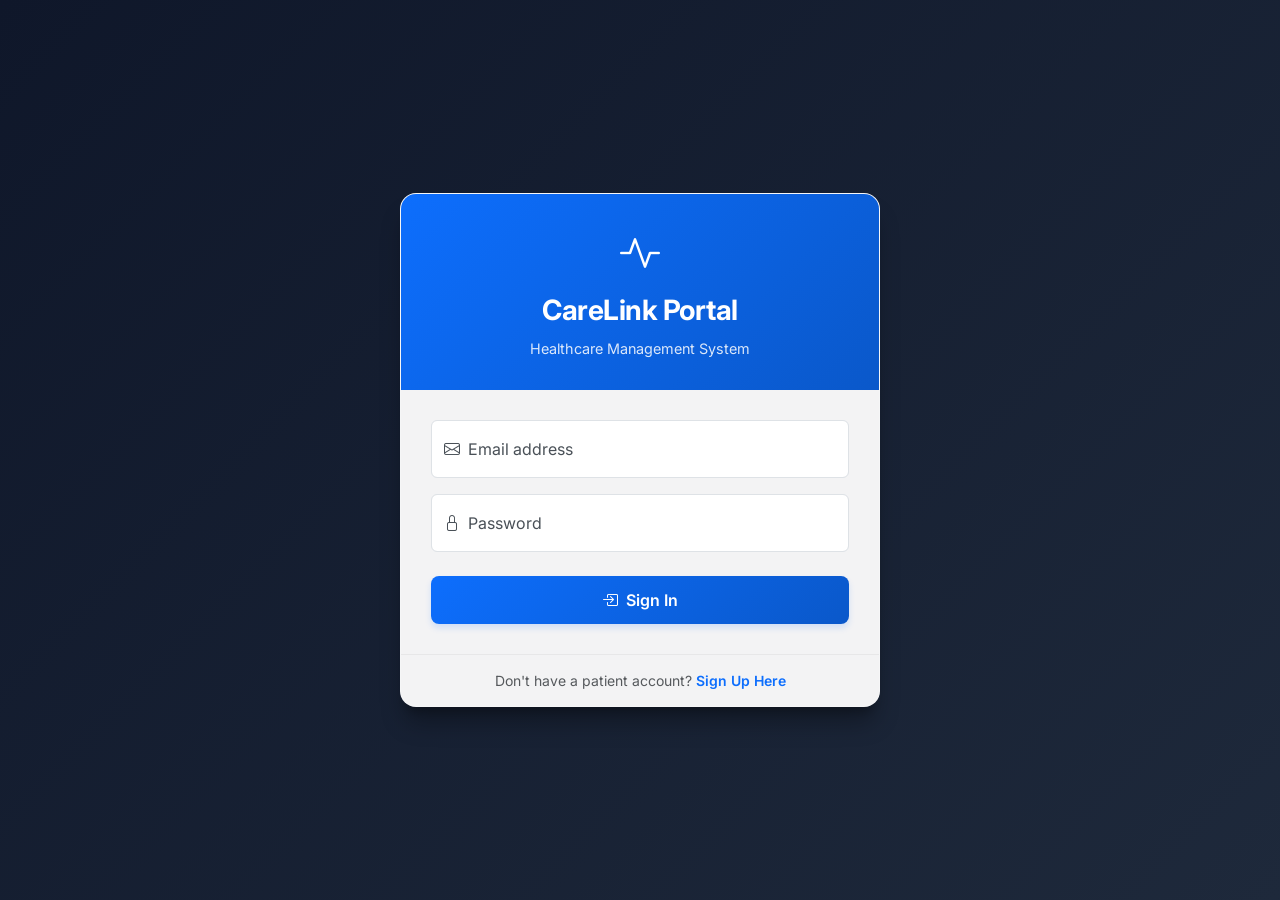
<file: login.html>
<!DOCTYPE html>
<html lang="en">
<head>
    <meta charset="UTF-8">
    <meta name="viewport" content="width=device-width, initial-scale=1.0">
    <title>CareLink - Sign In</title>
    <!-- Bootstrap 5 CSS -->
    <link href="https://cdn.jsdelivr.net/npm/bootstrap@5.3.3/dist/css/bootstrap.min.css" rel="stylesheet">
    <!-- Bootstrap Icons -->
    <link href="https://cdn.jsdelivr.net/npm/bootstrap-icons@1.11.3/font/bootstrap-icons.min.css" rel="stylesheet">
    <!-- Custom CSS -->
    <link rel="stylesheet" href="css/style.css">
    <link rel="stylesheet" href="css/login.css">
</head>
<body class="auth-body">

    <div class="auth-card">
        <div class="auth-header">
            <div class="logo-icon">
                <i class="bi bi-activity"></i>
            </div>
            <h3>CareLink Portal</h3>
            <p>Healthcare Management System</p>
        </div>
        <div class="auth-body-content">
            <div id="alert-container"></div>
            
            <form id="loginForm" novalidate>
                <div class="form-floating mb-3">
                    <input type="email" class="form-control" id="email" placeholder="name@example.com" required>
                    <label for="email"><i class="bi bi-envelope me-2"></i>Email address</label>
                    <div class="invalid-feedback">Please enter a valid email address.</div>
                </div>
                
                <div class="form-floating mb-4">
                    <input type="password" class="form-control" id="password" placeholder="Password" required>
                    <label for="password"><i class="bi bi-lock me-2"></i>Password</label>
                    <div class="invalid-feedback">Please enter your password.</div>
                </div>
                
                <button type="submit" class="btn btn-auth w-100" id="loginBtn">
                    <span class="spinner-border spinner-border-sm d-none me-2" role="status" aria-hidden="true" id="loginSpinner"></span>
                    <i class="bi bi-box-arrow-in-right me-2" id="loginIcon"></i>Sign In
                </button>
            </form>
        </div>
        <div class="auth-footer text-muted">
            Don't have a patient account? <a href="register.html">Sign Up Here</a>
        </div>
    </div>

    <!-- Bootstrap 5 JS -->
    <script src="https://cdn.jsdelivr.net/npm/bootstrap@5.3.3/dist/js/bootstrap.bundle.min.js"></script>
    <!-- Core JS APIs -->
    <script src="js/api.js"></script>
    <script src="js/auth.js"></script>
    
    <script>
        document.getElementById('loginForm').addEventListener('submit', async (e) => {
            e.preventDefault();
            
            const form = e.target;
            const email = document.getElementById('email').value.trim();
            const password = document.getElementById('password').value;
            const alertContainer = document.getElementById('alert-container');
            const loginBtn = document.getElementById('loginBtn');
            const loginSpinner = document.getElementById('loginSpinner');
            const loginIcon = document.getElementById('loginIcon');
            
            alertContainer.innerHTML = '';
            
            if (!form.checkValidity()) {
                form.classList.add('was-validated');
                return;
            }
            
            // UI Loading state
            loginBtn.disabled = true;
            loginSpinner.classList.remove('d-none');
            loginIcon.classList.add('d-none');
            
            try {
                await login(email, password);
                
                // Show success
                alertContainer.innerHTML = `
                    <div class="alert alert-success alert-custom d-flex align-items-center" role="alert">
                        <i class="bi bi-check-circle-fill me-2 fs-5"></i>
                        <div>Login successful! Redirecting...</div>
                    </div>
                `;
                
                setTimeout(() => {
                    window.location.href = 'index.html';
                }, 1000);
            } catch (err) {
                console.error(err);
                alertContainer.innerHTML = `
                    <div class="alert alert-danger alert-custom d-flex align-items-center" role="alert">
                        <i class="bi bi-exclamation-triangle-fill me-2 fs-5"></i>
                        <div>${err.message || 'Login failed. Please verify credentials.'}</div>
                    </div>
                `;
                
                // Reset button state
                loginBtn.disabled = false;
                loginSpinner.classList.add('d-none');
                loginIcon.classList.remove('d-none');
            }
        });
    </script>
</body>
</html>
</file>
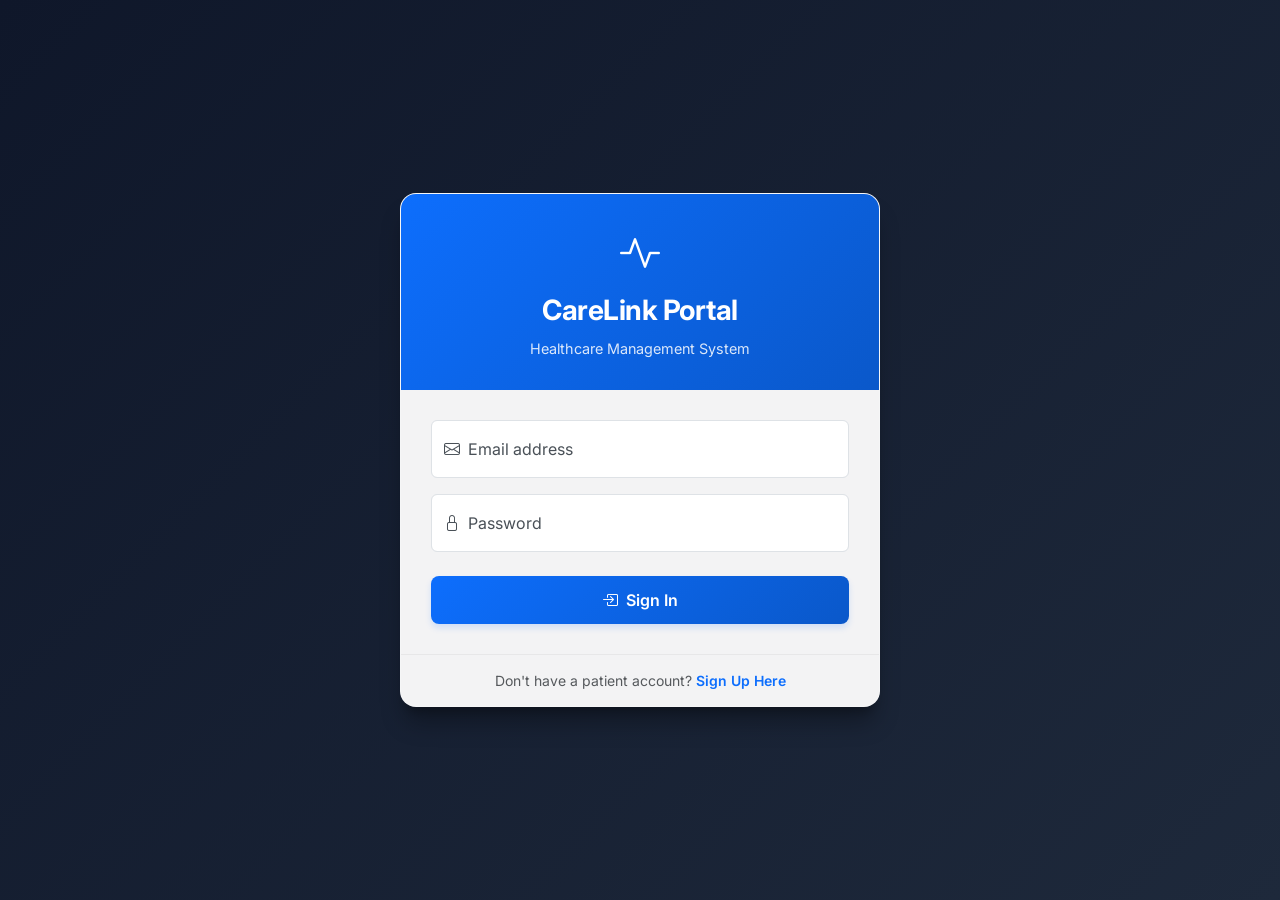
<file: myappointments.html>
<!DOCTYPE html>
<html lang="en">
<head>
    <meta charset="UTF-8">
    <meta name="viewport" content="width=device-width, initial-scale=1.0">
    <title>CareLink - My Appointments</title>
    <!-- Bootstrap 5 CSS -->
    <link href="https://cdn.jsdelivr.net/npm/bootstrap@5.3.3/dist/css/bootstrap.min.css" rel="stylesheet">
    <!-- Bootstrap Icons -->
    <link href="https://cdn.jsdelivr.net/npm/bootstrap-icons@1.11.3/font/bootstrap-icons.min.css" rel="stylesheet">
    <!-- Custom CSS -->
    <link rel="stylesheet" href="css/style.css">
</head>
<body>

    <div class="wrapper">
        <!-- Sidebar container -->
        <div id="sidebar-container"></div>

        <!-- Content Area -->
        <div id="content">
            <!-- Navbar container -->
            <div id="navbar-container"></div>

            <div class="d-flex justify-content-between align-items-center mb-4">
                <div>
                    <h2 class="fw-bold text-dark mb-1">My Appointments</h2>
                    <p class="text-muted mb-0">View scheduled logs, consult details, and cancel upcoming bookings.</p>
                </div>
                <a href="appointment.html" class="btn btn-primary btn-primary-custom rounded-pill text-sm id-new-booking-btn">
                    <i class="bi bi-calendar-plus me-1"></i> New Booking
                </a>
            </div>

            <div id="alert-container"></div>

            <!-- Loading Spinner -->
            <div id="appointments-spinner" class="spinner-container">
                <div class="spinner-border text-primary" role="status">
                    <span class="visually-hidden">Loading...</span>
                </div>
            </div>

            <!-- Empty State -->
            <div id="no-appointments" class="text-center py-5 d-none card card-custom p-5">
                <i class="bi bi-calendar2-x text-muted display-4 mb-3"></i>
                <h5 class="fw-bold text-dark">No Appointments Found</h5>
                <p class="text-muted mb-4">You don't have any appointments scheduled in the database.</p>
                <a href="doctors.html" class="btn btn-primary rounded-pill px-4 py-2 id-action-btn">Browse Available Doctors</a>
            </div>

            <!-- Appointments Table Card -->
            <div class="card card-custom table-card shadow-sm d-none" id="table-card">
                <div class="card-header bg-white py-3">
                    <h5 class="mb-0 fw-bold text-dark"><i class="bi bi-list-task me-2 text-primary"></i>Appointment Schedule</h5>
                </div>
                <div class="table-responsive">
                    <table class="table table-custom mb-0 text-nowrap">
                        <thead>
                            <tr id="table-headers">
                                <th>ID</th>
                                <th>Doctor / Patient</th>
                                <th>Scheduled Time</th>
                                <th>Reason For Visit</th>
                                <th>Status</th>
                                <th class="text-center">Actions</th>
                            </tr>
                        </thead>
                        <tbody id="appointments-tbody">
                            <!-- Injected dynamically -->
                        </tbody>
                    </table>
                </div>
            </div>

        </div>
    </div>

    <!-- Bootstrap 5 JS -->
    <script src="https://cdn.jsdelivr.net/npm/bootstrap@5.3.3/dist/js/bootstrap.bundle.min.js"></script>
    <!-- Core JS APIs -->
    <script src="js/api.js"></script>
    <script src="js/auth.js"></script>
    <!-- Page JS -->
    <script src="js/appointment.js"></script>
</body>
</html>
</file>
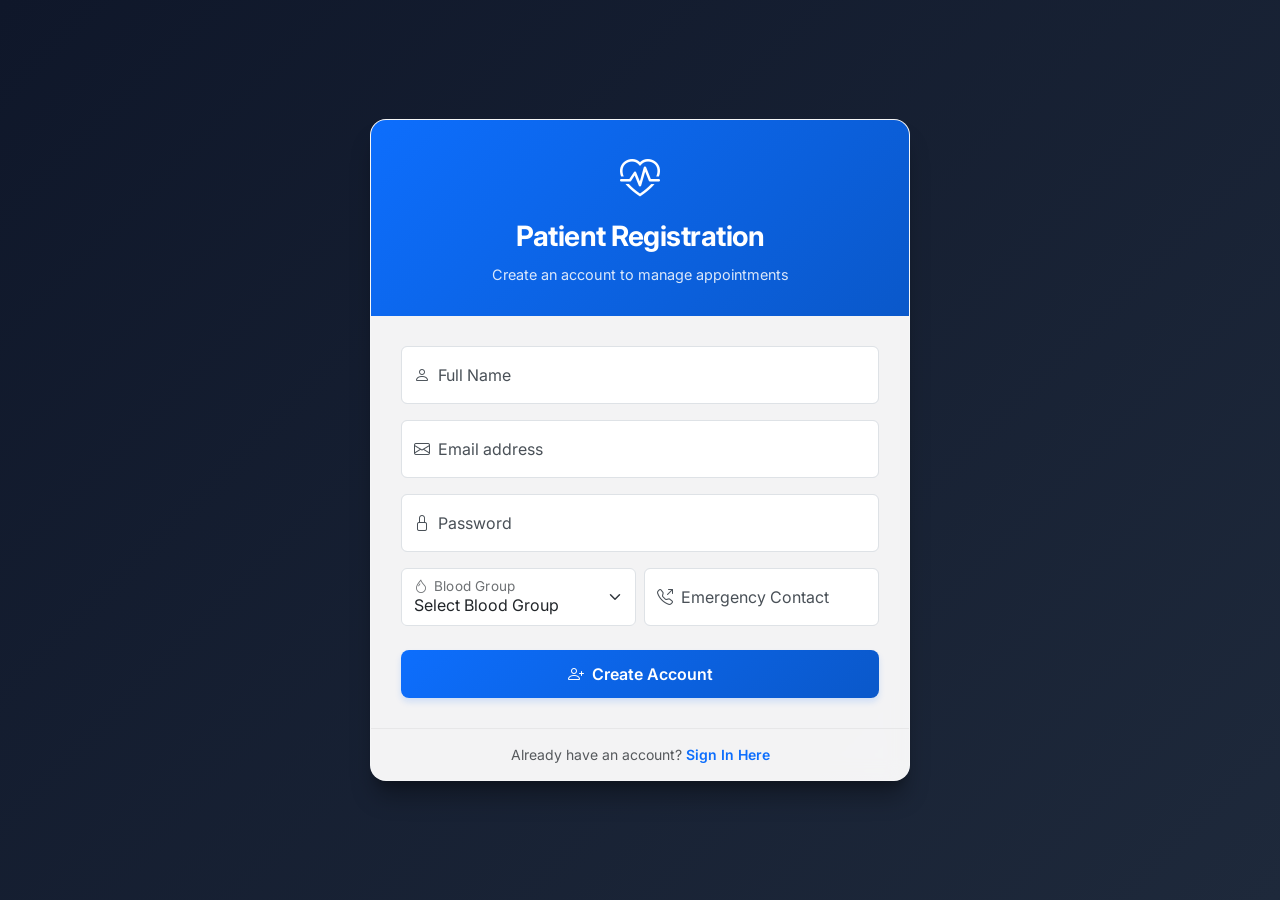
<file: register.html>
<!DOCTYPE html>
<html lang="en">
<head>
    <meta charset="UTF-8">
    <meta name="viewport" content="width=device-width, initial-scale=1.0">
    <title>CareLink - Patient Registration</title>
    <!-- Bootstrap 5 CSS -->
    <link href="https://cdn.jsdelivr.net/npm/bootstrap@5.3.3/dist/css/bootstrap.min.css" rel="stylesheet">
    <!-- Bootstrap Icons -->
    <link href="https://cdn.jsdelivr.net/npm/bootstrap-icons@1.11.3/font/bootstrap-icons.min.css" rel="stylesheet">
    <!-- Custom CSS -->
    <link rel="stylesheet" href="css/style.css">
    <link rel="stylesheet" href="css/login.css">
</head>
<body class="auth-body">

    <div class="auth-card" style="max-width: 540px;">
        <div class="auth-header">
            <div class="logo-icon">
                <i class="bi bi-heart-pulse"></i>
            </div>
            <h3>Patient Registration</h3>
            <p>Create an account to manage appointments</p>
        </div>
        <div class="auth-body-content">
            <div id="alert-container"></div>
            
            <form id="registerForm" novalidate>
                <div class="form-floating mb-3">
                    <input type="text" class="form-control" id="fullName" placeholder="John Doe" required minlength="2">
                    <label for="fullName"><i class="bi bi-person me-2"></i>Full Name</label>
                    <div class="invalid-feedback">Please enter your full name (minimum 2 characters).</div>
                </div>

                <div class="form-floating mb-3">
                    <input type="email" class="form-control" id="email" placeholder="name@example.com" required>
                    <label for="email"><i class="bi bi-envelope me-2"></i>Email address</label>
                    <div class="invalid-feedback">Please enter a valid email address.</div>
                </div>
                
                <div class="form-floating mb-3">
                    <input type="password" class="form-control" id="password" placeholder="Password" required minlength="6">
                    <label for="password"><i class="bi bi-lock me-2"></i>Password</label>
                    <div class="invalid-feedback">Please enter a password with at least 6 characters.</div>
                </div>

                <div class="row g-2 mb-4">
                    <div class="col-md-6">
                        <div class="form-floating">
                            <select class="form-select" id="bloodGroup" required>
                                <option value="" disabled selected>Select Blood Group</option>
                                <option value="A+">A+</option>
                                <option value="A-">A-</option>
                                <option value="B+">B+</option>
                                <option value="B-">B-</option>
                                <option value="AB+">AB+</option>
                                <option value="AB-">AB-</option>
                                <option value="O+">O+</option>
                                <option value="O-">O-</option>
                            </select>
                            <label for="bloodGroup"><i class="bi bi-droplet me-2"></i>Blood Group</label>
                            <div class="invalid-feedback">Please select a blood group.</div>
                        </div>
                    </div>
                    
                    <div class="col-md-6">
                        <div class="form-floating">
                            <input type="tel" class="form-control" id="emergencyContact" placeholder="Emergency Contact" required pattern="[0-9+\-\s]{7,15}">
                            <label for="emergencyContact"><i class="bi bi-telephone-outbound me-2"></i>Emergency Contact</label>
                            <div class="invalid-feedback">Please enter a valid contact number (7-15 digits).</div>
                        </div>
                    </div>
                </div>
                
                <button type="submit" class="btn btn-auth w-100" id="registerBtn">
                    <span class="spinner-border spinner-border-sm d-none me-2" role="status" aria-hidden="true" id="registerSpinner"></span>
                    <i class="bi bi-person-plus me-2" id="registerIcon"></i>Create Account
                </button>
            </form>
        </div>
        <div class="auth-footer text-muted">
            Already have an account? <a href="login.html">Sign In Here</a>
        </div>
    </div>

    <!-- Bootstrap 5 JS -->
    <script src="https://cdn.jsdelivr.net/npm/bootstrap@5.3.3/dist/js/bootstrap.bundle.min.js"></script>
    <!-- Core JS APIs -->
    <script src="js/api.js"></script>
    <script src="js/auth.js"></script>
    
    <script>
        document.getElementById('registerForm').addEventListener('submit', async (e) => {
            e.preventDefault();
            
            const form = e.target;
            const fullName = document.getElementById('fullName').value.trim();
            const email = document.getElementById('email').value.trim();
            const password = document.getElementById('password').value;
            const bloodGroup = document.getElementById('bloodGroup').value;
            const emergencyContact = document.getElementById('emergencyContact').value.trim();
            
            const alertContainer = document.getElementById('alert-container');
            const registerBtn = document.getElementById('registerBtn');
            const registerSpinner = document.getElementById('registerSpinner');
            const registerIcon = document.getElementById('registerIcon');
            
            alertContainer.innerHTML = '';
            
            if (!form.checkValidity()) {
                form.classList.add('was-validated');
                return;
            }
            
            // UI Loading state
            registerBtn.disabled = true;
            registerSpinner.classList.remove('d-none');
            registerIcon.classList.add('d-none');
            
            try {
                await register(email, password, fullName, bloodGroup, emergencyContact);
                
                // Show success
                alertContainer.innerHTML = `
                    <div class="alert alert-success alert-custom d-flex align-items-center" role="alert">
                        <i class="bi bi-check-circle-fill me-2 fs-5"></i>
                        <div>Registration successful! Redirecting to Dashboard...</div>
                    </div>
                `;
                
                setTimeout(() => {
                   window.location.href = "index.html";
                }, 1000);
            } catch (err) {
                console.error(err);
                alertContainer.innerHTML = `
                    <div class="alert alert-danger alert-custom d-flex align-items-center" role="alert">
                        <i class="bi bi-exclamation-triangle-fill me-2 fs-5"></i>
                        <div>${err.message || 'Registration failed. Email may already be registered.'}</div>
                    </div>
                `;
                
                // Reset button state
                registerBtn.disabled = false;
                registerSpinner.classList.add('d-none');
                registerIcon.classList.remove('d-none');
            }
        });
    </script>
</body>
</html>
</file>
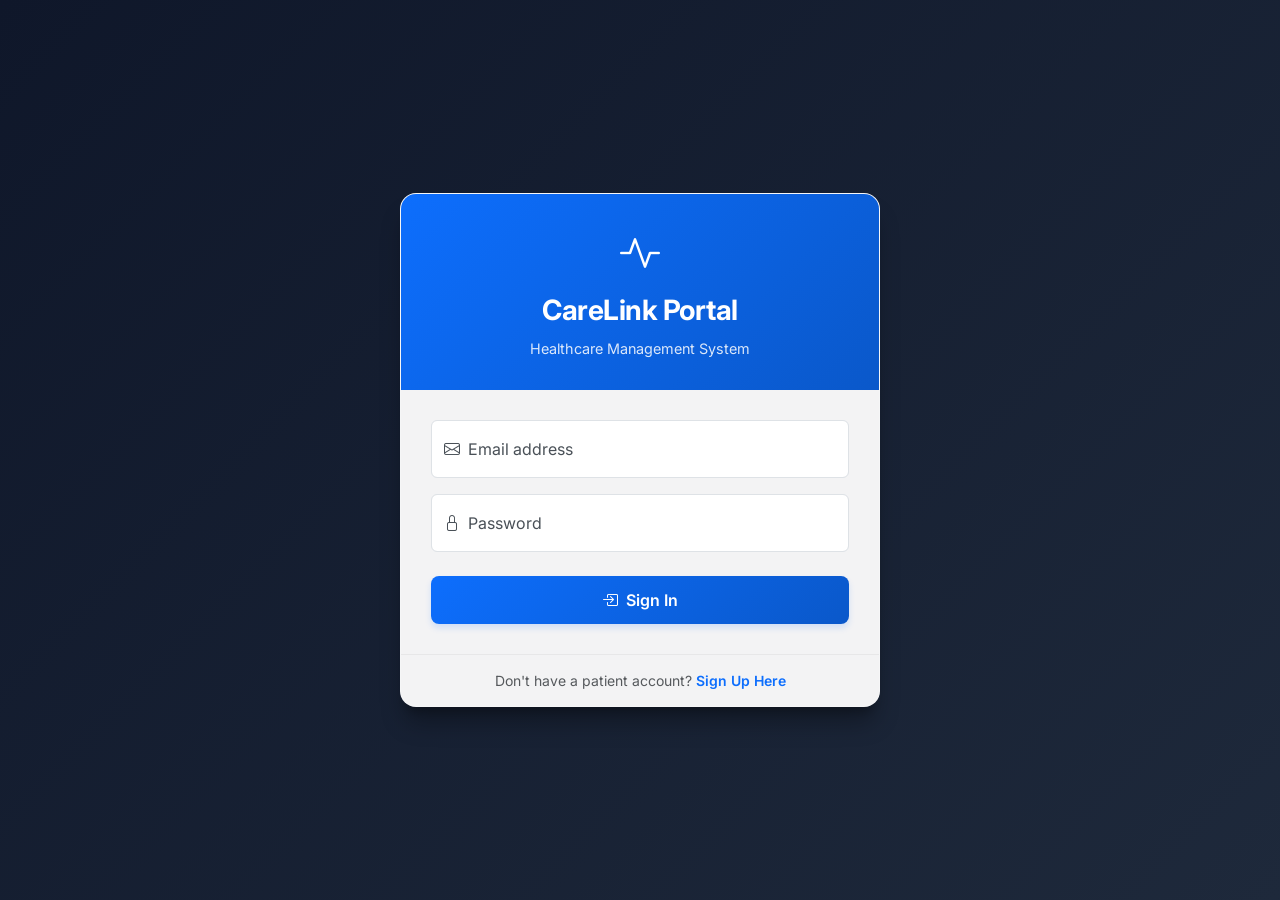
<file: schedule.html>
<!DOCTYPE html>
<html lang="en">
<head>
    <meta charset="UTF-8">
    <meta name="viewport" content="width=device-width, initial-scale=1.0">
    <title>CareLink - Schedule Management</title>
    <!-- Bootstrap 5 CSS -->
    <link href="https://cdn.jsdelivr.net/npm/bootstrap@5.3.3/dist/css/bootstrap.min.css" rel="stylesheet">
    <!-- Bootstrap Icons -->
    <link href="https://cdn.jsdelivr.net/npm/bootstrap-icons@1.11.3/font/bootstrap-icons.min.css" rel="stylesheet">
    <!-- Custom CSS -->
    <link rel="stylesheet" href="css/style.css">
</head>
<body>

    <div class="wrapper">
        <!-- Sidebar container -->
        <div id="sidebar-container"></div>

        <!-- Content Area -->
        <div id="content">
            <!-- Navbar container -->
            <div id="navbar-container"></div>

            <div class="d-flex justify-content-between align-items-center mb-4">
                <div>
                    <h2 class="fw-bold text-dark mb-1">Doctor Schedule</h2>
                    <p class="text-muted mb-0">Set up new availability slots and manage your existing consultation times.</p>
                </div>
            </div>

            <div id="alert-container"></div>

            <div class="row">
                <!-- Add New Slot Form -->
                <div class="col-lg-4 mb-4">
                    <div class="card card-custom p-4 shadow-sm h-100">
                        <h5 class="fw-bold mb-3 text-dark"><i class="bi bi-calendar-plus text-primary me-2"></i>Create Slot</h5>
                        <hr class="mt-0">
                        
                        <form id="createSlotForm" novalidate>
                            <div class="mb-3">
                                <label for="startTime" class="form-label font-semibold text-dark">Start Date & Time</label>
                                <input type="datetime-local" class="form-control py-2" id="startTime" required>
                                <div class="invalid-feedback">Please select a start date and time.</div>
                            </div>
                            
                            <div class="mb-4">
                                <label for="endTime" class="form-label font-semibold text-dark">End Date & Time</label>
                                <input type="datetime-local" class="form-control py-2" id="endTime" required>
                                <div class="invalid-feedback">Please select an end date and time.</div>
                            </div>
                            
                            <button type="submit" class="btn btn-primary btn-primary-custom w-100 py-2.5 font-semibold" id="createBtn">
                                <span class="spinner-border spinner-border-sm d-none me-2" role="status" aria-hidden="true" id="createSpinner"></span>
                                <i class="bi bi-calendar-check me-1" id="createIcon"></i>Add Availability Slot
                            </button>
                        </form>
                    </div>
                </div>

                <!-- View Existing Slots Table -->
                <div class="col-lg-8 mb-4">
                    <div class="card card-custom table-card shadow-sm h-100" id="slots-card">
                        <div class="card-header bg-white py-3">
                            <h5 class="mb-0 fw-bold text-dark"><i class="bi bi-calendar3-range me-2 text-primary"></i>My Availability Calendar</h5>
                        </div>
                        
                        <!-- Loading Spinner -->
                        <div id="slots-spinner" class="spinner-container">
                            <div class="spinner-border text-primary" role="status">
                                <span class="visually-hidden">Loading...</span>
                            </div>
                        </div>

                        <!-- Empty State -->
                        <div id="no-slots" class="text-center py-5 d-none">
                            <i class="bi bi-calendar-minus text-muted display-4 mb-3"></i>
                            <p class="text-muted">You have not registered any availability slots yet.</p>
                        </div>

                        <!-- Table -->
                        <div class="table-responsive d-none" id="slots-table-wrapper">
                            <table class="table table-custom mb-0 text-nowrap">
                                <thead>
                                    <tr>
                                        <th>Slot ID</th>
                                        <th>Date</th>
                                        <th>Start Time</th>
                                        <th>End Time</th>
                                        <th class="text-center">Status</th>
                                    </tr>
                                </thead>
                                <tbody id="slots-tbody">
                                    <!-- Populated dynamically -->
                                </tbody>
                            </table>
                        </div>
                    </div>
                </div>
            </div>

        </div>
    </div>

    <!-- Bootstrap 5 JS -->
    <script src="https://cdn.jsdelivr.net/npm/bootstrap@5.3.3/dist/js/bootstrap.bundle.min.js"></script>
    <!-- Core JS APIs -->
    <script src="js/api.js"></script>
    <script src="js/auth.js"></script>
    <!-- Page JS -->
    <script src="js/schedule.js"></script>
</body>
</html>
</file>
<file: css/style.css>
@import url('https://fonts.googleapis.com/css2?family=Inter:wght@300;400;500;600;700&display=swap');

:root {
    --primary: #0d6efd;
    --primary-light: rgba(13, 110, 253, 0.1);
    --secondary: #6c757d;
    --success: #198754;
    --success-light: rgba(25, 135, 84, 0.1);
    --info: #0dcaf0;
    --warning: #ffc107;
    --danger: #dc3545;
    --danger-light: rgba(220, 53, 69, 0.1);
    --dark: #212529;
    --light: #f8f9fa;
    --body-bg: #f4f6f9;
    --card-border: rgba(0, 0, 0, 0.08);
    --card-shadow: 0 4px 6px -1px rgba(0, 0, 0, 0.05), 0 2px 4px -1px rgba(0, 0, 0, 0.03);
    --sidebar-width: 260px;
    --transition-speed: 0.3s;
}

body {
    font-family: 'Inter', sans-serif;
    background-color: var(--body-bg);
    color: #495057;
    overflow-x: hidden;
}

/* Sidebar and Main Content Layout */
.wrapper {
    display: flex;
    width: 100%;
    align-items: stretch;
    min-height: 100vh;
}

#sidebar {
    min-width: var(--sidebar-width);
    max-width: var(--sidebar-width);
    background: #1e293b;
    color: #f8fafc;
    transition: all var(--transition-speed);
    z-index: 999;
}

#sidebar.active {
    margin-left: calc(-1 * var(--sidebar-width));
}

#sidebar .sidebar-header {
    padding: 20px;
    background: #0f172a;
    border-bottom: 1px solid rgba(255, 255, 255, 0.05);
}

#sidebar ul.components {
    padding: 20px 0;
}

#sidebar ul p {
    padding: 10px;
}

#sidebar ul li a {
    padding: 12px 20px;
    font-size: 0.95rem;
    display: flex;
    align-items: center;
    color: #94a3b8;
    text-decoration: none;
    transition: all var(--transition-speed);
    border-left: 3px solid transparent;
}

#sidebar ul li a i {
    margin-right: 12px;
    font-size: 1.1rem;
    width: 20px;
    text-align: center;
}

#sidebar ul li a:hover {
    color: #f8fafc;
    background: rgba(255, 255, 255, 0.05);
    border-left-color: var(--primary);
}

#sidebar ul li.active > a {
    color: #fff;
    background: rgba(13, 110, 253, 0.15);
    border-left-color: var(--primary);
}

#content {
    width: 100%;
    padding: 20px;
    min-height: 100vh;
    transition: all var(--transition-speed);
    display: flex;
    flex-direction: column;
}

/* Custom Navbar */
.navbar-custom {
    background-color: #fff;
    border-bottom: 1px solid var(--card-border);
    padding: 15px 20px;
    margin-bottom: 25px;
    border-radius: 10px;
    box-shadow: var(--card-shadow);
}

.profile-img {
    width: 38px;
    height: 38px;
    border-radius: 50%;
    object-fit: cover;
    border: 2px solid var(--primary);
}

/* Modern Card Customizations */
.card-custom {
    background: #fff;
    border: 1px solid var(--card-border);
    border-radius: 12px;
    box-shadow: var(--card-shadow);
    transition: transform var(--transition-speed), box-shadow var(--transition-speed);
    margin-bottom: 24px;
}

.card-custom:hover {
    transform: translateY(-3px);
    box-shadow: 0 10px 15px -3px rgba(0, 0, 0, 0.07), 0 4px 6px -2px rgba(0, 0, 0, 0.05);
}

.card-icon {
    width: 48px;
    height: 48px;
    border-radius: 10px;
    display: flex;
    align-items: center;
    justify-content: center;
    font-size: 1.5rem;
    margin-bottom: 15px;
}

/* Tables custom style */
.table-custom {
    background: #fff;
    border-radius: 12px;
    overflow: hidden;
    box-shadow: var(--card-shadow);
    border: 1px solid var(--card-border);
}

.table-custom th {
    background-color: #f8f9fa;
    border-bottom: 2px solid #dee2e6;
    color: #495057;
    font-weight: 600;
    padding: 15px;
}

.table-custom td {
    padding: 15px;
    vertical-align: middle;
    border-bottom: 1px solid #f1f3f5;
}

/* Badges styling */
.badge-status {
    font-weight: 500;
    padding: 6px 12px;
    border-radius: 30px;
    font-size: 0.8rem;
}

/* Utilities */
.text-xs {
    font-size: 0.75rem;
}

.text-sm {
    font-size: 0.875rem;
}

.font-semibold {
    font-weight: 600;
}

/* Loading Spinner */
.spinner-container {
    display: flex;
    justify-content: center;
    align-items: center;
    padding: 50px 0;
}

/* Custom Buttons */
.btn-primary-custom {
    background-color: var(--primary);
    border: none;
    padding: 10px 20px;
    border-radius: 8px;
    font-weight: 500;
    transition: all 0.2s;
}

.btn-primary-custom:hover {
    background-color: #0b5ed7;
    transform: translateY(-1px);
}

/* Alerts custom style */
.alert-custom {
    border-radius: 10px;
    border: none;
    box-shadow: var(--card-shadow);
}

/* Responsive sidebar */
@media (max-width: 768px) {
    #sidebar {
        margin-left: calc(-1 * var(--sidebar-width));
    }
    #sidebar.active {
        margin-left: 0;
    }
    #content {
        padding: 15px;
    }
}
</file>
<file: css/dashboard.css>
.dashboard-header {
    background: linear-gradient(135deg, #1e293b 0%, #0f172a 100%);
    color: #fff;
    padding: 30px;
    border-radius: 12px;
    margin-bottom: 30px;
    box-shadow: var(--card-shadow);
    position: relative;
    overflow: hidden;
}

.dashboard-header::after {
    content: '';
    position: absolute;
    right: -50px;
    top: -50px;
    width: 200px;
    height: 200px;
    background: rgba(13, 110, 253, 0.1);
    border-radius: 50%;
}

.stat-card {
    border-left: 4px solid var(--primary);
}

.stat-card.pending {
    border-left-color: var(--warning);
}

.stat-card.confirmed {
    border-left-color: var(--primary);
}

.stat-card.completed {
    border-left-color: var(--success);
}

.stat-card.cancelled {
    border-left-color: var(--danger);
}

.activity-list {
    position: relative;
    padding-left: 20px;
}

.activity-list::before {
    content: '';
    position: absolute;
    left: 0;
    top: 5px;
    bottom: 5px;
    width: 2px;
    background: #e2e8f0;
}

.activity-item {
    position: relative;
    padding-bottom: 20px;
}

.activity-item::before {
    content: '';
    position: absolute;
    left: -24px;
    top: 5px;
    width: 10px;
    height: 10px;
    border-radius: 50%;
    background: var(--primary);
    border: 2px solid #fff;
}

.activity-item.pending::before {
    background: var(--warning);
}

.activity-item.confirmed::before {
    background: var(--primary);
}

.activity-item.completed::before {
    background: var(--success);
}

.activity-item.cancelled::before {
    background: var(--danger);
}

.activity-item:last-child {
    padding-bottom: 0;
}

/* User profile dashboard widget */
.profile-widget {
    background: #fff;
    border-radius: 12px;
    padding: 25px;
    box-shadow: var(--card-shadow);
    border: 1px solid var(--card-border);
    text-align: center;
}

.profile-widget .avatar-large {
    width: 90px;
    height: 90px;
    border-radius: 50%;
    margin-bottom: 15px;
    border: 3px solid var(--primary-light);
    object-fit: cover;
}

/* Custom table card wrapper */
.table-card {
    padding: 0;
}

.table-card .card-header {
    background-color: #fff;
    padding: 20px;
    border-bottom: 1px solid var(--card-border);
}

.table-card .table {
    margin-bottom: 0;
}

/* Quick action buttons on Dashboard */
.btn-quick-action {
    display: flex;
    flex-direction: column;
    align-items: center;
    justify-content: center;
    padding: 20px;
    border-radius: 12px;
    border: 1px solid var(--card-border);
    background: #fff;
    color: var(--dark);
    text-decoration: none;
    transition: all var(--transition-speed);
}

.btn-quick-action:hover {
    background: var(--primary-light);
    border-color: var(--primary);
    color: var(--primary);
    transform: translateY(-2px);
}

.btn-quick-action i {
    font-size: 1.8rem;
    margin-bottom: 10px;
}
</file>
<file: css/login.css>
body.auth-body {
    background: linear-gradient(135deg, #0f172a 0%, #1e293b 100%);
    min-height: 100vh;
    display: flex;
    align-items: center;
    justify-content: center;
    padding: 20px;
}

.auth-card {
    background: rgba(255, 255, 255, 0.95);
    backdrop-filter: blur(10px);
    border-radius: 16px;
    border: 1px solid rgba(255, 255, 255, 0.2);
    box-shadow: 0 20px 25px -5px rgba(0, 0, 0, 0.3), 0 10px 10px -5px rgba(0, 0, 0, 0.2);
    max-width: 480px;
    width: 100%;
    overflow: hidden;
    transition: transform 0.3s ease;
}

.auth-header {
    background: linear-gradient(135deg, #0d6efd 0%, #0a58ca 100%);
    padding: 30px 20px;
    text-align: center;
    color: #fff;
}

.auth-header h3 {
    margin: 0;
    font-weight: 700;
    letter-spacing: -0.5px;
}

.auth-header p {
    margin: 10px 0 0 0;
    font-size: 0.9rem;
    opacity: 0.85;
}

.auth-body-content {
    padding: 30px;
}

.form-floating > .form-control:focus ~ label,
.form-floating > .form-control:not(:placeholder-shown) ~ label {
    color: var(--primary);
}

.form-control:focus {
    border-color: var(--primary);
    box-shadow: 0 0 0 0.25rem rgba(13, 110, 253, 0.15);
}

.btn-auth {
    background: linear-gradient(135deg, #0d6efd 0%, #0a58ca 100%);
    color: #fff;
    border: none;
    padding: 12px;
    border-radius: 8px;
    font-weight: 600;
    width: 100%;
    transition: all 0.2s;
    box-shadow: 0 4px 6px rgba(13, 110, 253, 0.15);
}

.btn-auth:hover {
    background: linear-gradient(135deg, #0b5ed7 0%, #084298 100%);
    color: #fff;
    transform: translateY(-1px);
    box-shadow: 0 6px 12px rgba(13, 110, 253, 0.25);
}

.auth-footer {
    text-align: center;
    padding: 15px;
    border-top: 1px solid rgba(0, 0, 0, 0.05);
    font-size: 0.875rem;
}

.auth-footer a {
    color: var(--primary);
    text-decoration: none;
    font-weight: 600;
}

.auth-footer a:hover {
    text-decoration: underline;
}

/* Custom dropdown for register page blood groups */
.form-select-custom {
    height: calc(3.5rem + 2px);
    padding: 1rem 0.75rem;
    font-size: 1rem;
}

.logo-icon {
    font-size: 2.5rem;
    margin-bottom: 10px;
    color: #fff;
}
</file>
